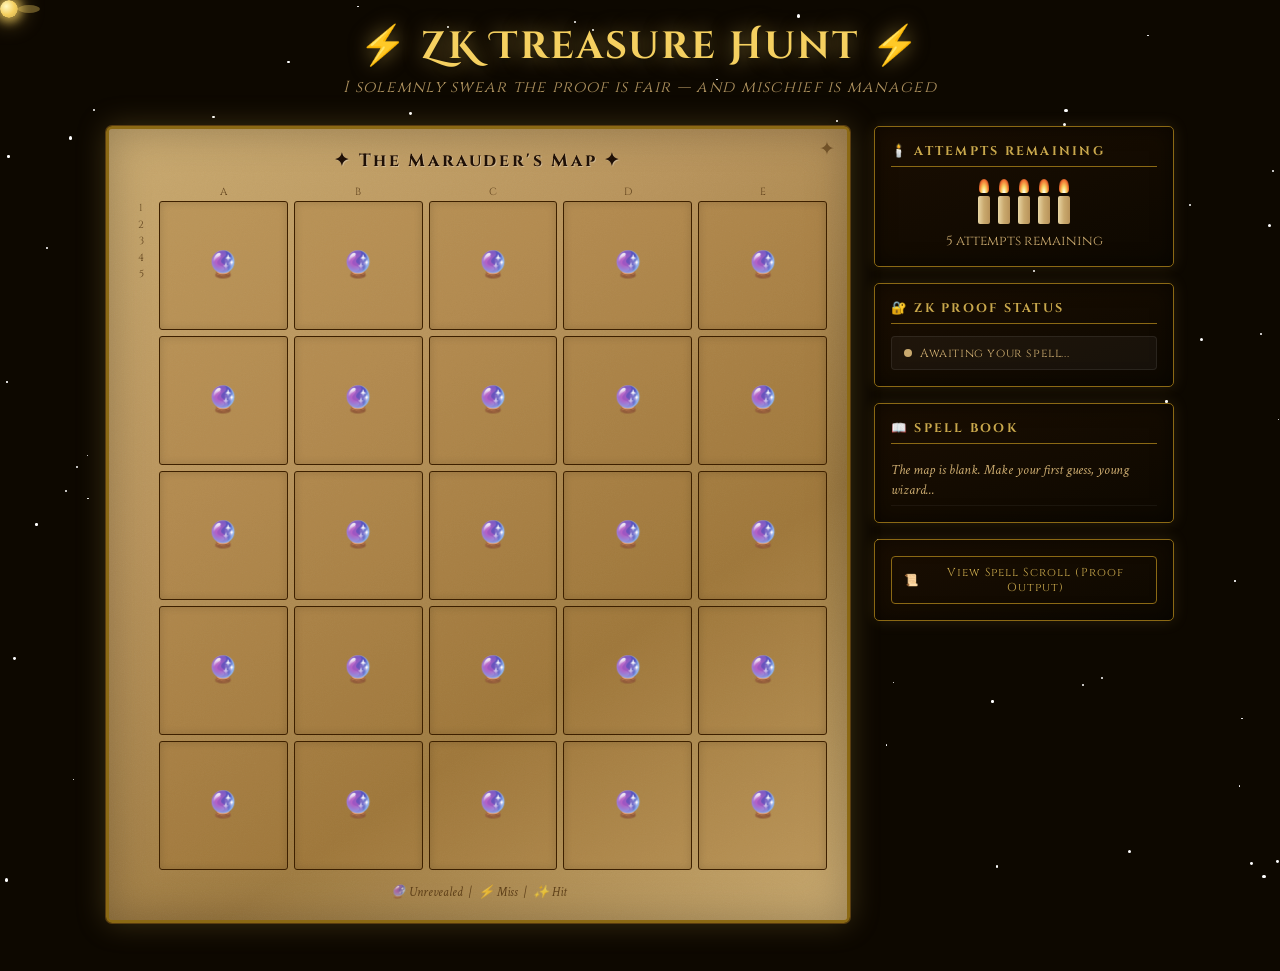
<file: learn/katielin0207-dev/task3/index.html>
<!DOCTYPE html>
<html lang="en">
<head>
<meta charset="UTF-8">
<meta name="viewport" content="width=device-width, initial-scale=1.0">
<title>ZK Treasure Hunt — Marauder's Map</title>
<link href="https://fonts.googleapis.com/css2?family=Cinzel:wght@400;700;900&family=Cinzel+Decorative:wght@400;700&family=Crimson+Text:ital,wght@0,400;0,600;1,400&display=swap" rel="stylesheet">
<style>
/* ============================================================
   RESET & BASE
   ============================================================ */
*, *::before, *::after { box-sizing: border-box; margin: 0; padding: 0; }

:root {
  --parchment:      #e8d5a3;
  --parchment-dark: #c9a96e;
  --parchment-deep: #b8935a;
  --ink:            #1a0a00;
  --ink-faded:      #3d2000;
  --gold:           #c9a84c;
  --gold-bright:    #f5d060;
  --gold-dark:      #8b6914;
  --crimson:        #7a0000;
  --dark-bg:        #0d0800;
  --magic-blue:     #3a5fa0;
  --magic-purple:   #5a2d82;
  --glow-gold:      rgba(201,168,76,0.6);
  --glow-red:       rgba(200,0,0,0.4);
}

body {
  font-family: 'Crimson Text', serif;
  background: var(--dark-bg);
  color: var(--parchment);
  min-height: 100vh;
  overflow-x: hidden;
  position: relative;
}

/* ============================================================
   ANIMATED STARFIELD BACKGROUND
   ============================================================ */
#starfield {
  position: fixed;
  inset: 0;
  pointer-events: none;
  z-index: 0;
}

.star {
  position: absolute;
  background: #fff;
  border-radius: 50%;
  animation: twinkle var(--dur, 3s) ease-in-out infinite var(--delay, 0s);
}

@keyframes twinkle {
  0%, 100% { opacity: 0.1; transform: scale(1); }
  50%       { opacity: 1;   transform: scale(1.4); }
}

/* ============================================================
   GOLDEN SNITCH
   ============================================================ */
#snitch {
  position: fixed;
  width: 18px;
  height: 18px;
  background: radial-gradient(circle at 35% 35%, #fff9c4, #f5d060, #c9a84c);
  border-radius: 50%;
  box-shadow: 0 0 10px 4px rgba(245,208,96,0.7), 0 0 20px 8px rgba(201,168,76,0.3);
  pointer-events: none;
  z-index: 1;
  animation: snitch-fly 18s ease-in-out infinite;
}

#snitch::before, #snitch::after {
  content: '';
  position: absolute;
  top: 50%;
  width: 22px;
  height: 8px;
  background: rgba(245,208,96,0.35);
  border-radius: 50%;
  transform: translateY(-50%);
  animation: wings 0.3s ease-in-out infinite alternate;
}
#snitch::before { right: 100%; transform-origin: right center; }
#snitch::after  { left:  100%; transform-origin: left  center; }

@keyframes wings {
  from { scaleY(1);  opacity: 0.4; }
  to   { scaleY(1.6); opacity: 0.8; }
}

@keyframes snitch-fly {
  0%   { top: 15%; left: 10%; }
  12%  { top: 60%; left: 75%; }
  25%  { top: 25%; left: 85%; }
  37%  { top: 70%; left: 30%; }
  50%  { top: 10%; left: 55%; }
  62%  { top: 80%; left: 5%;  }
  75%  { top: 40%; left: 90%; }
  87%  { top: 5%;  left: 40%; }
  100% { top: 15%; left: 10%; }
}

/* ============================================================
   LAYOUT WRAPPER
   ============================================================ */
#app {
  position: relative;
  z-index: 2;
  max-width: 1100px;
  margin: 0 auto;
  padding: 24px 16px 48px;
}

/* ============================================================
   HEADER
   ============================================================ */
header {
  text-align: center;
  margin-bottom: 28px;
}

header h1 {
  font-family: 'Cinzel Decorative', serif;
  font-size: clamp(1.4rem, 4vw, 2.4rem);
  color: var(--gold-bright);
  text-shadow: 0 0 20px var(--glow-gold), 0 2px 4px rgba(0,0,0,0.8);
  letter-spacing: 0.05em;
  line-height: 1.2;
}

header .subtitle {
  font-family: 'Cinzel', serif;
  font-style: italic;
  color: var(--parchment-dark);
  font-size: 1rem;
  margin-top: 6px;
  opacity: 0.85;
  letter-spacing: 0.08em;
}

/* ============================================================
   GAME LAYOUT (board + sidebar)
   ============================================================ */
.game-layout {
  display: grid;
  grid-template-columns: 1fr 300px;
  gap: 24px;
  align-items: start;
}

@media (max-width: 760px) {
  .game-layout { grid-template-columns: 1fr; }
}

/* ============================================================
   BOARD SECTION
   ============================================================ */
.board-section {
  background: linear-gradient(145deg, #c9a96e, #b8935a, #9e7a3f, #c9a96e);
  border: 3px solid var(--gold-dark);
  border-radius: 6px;
  padding: 20px;
  box-shadow:
    0 0 0 1px #5a3d10,
    0 0 30px rgba(201,168,76,0.25),
    inset 0 0 40px rgba(0,0,0,0.25);
  position: relative;
  overflow: hidden;
}

/* aged parchment noise overlay */
.board-section::before {
  content: '';
  position: absolute;
  inset: 0;
  background-image:
    url("data:image/svg+xml,%3Csvg xmlns='http://www.w3.org/2000/svg' width='300' height='300'%3E%3Cfilter id='n'%3E%3CfeTurbulence type='fractalNoise' baseFrequency='0.9' numOctaves='4' stitchTiles='stitch'/%3E%3CfeColorMatrix type='saturate' values='0'/%3E%3C/filter%3E%3Crect width='300' height='300' filter='url(%23n)' opacity='0.06'/%3E%3C/svg%3E");
  pointer-events: none;
  border-radius: 4px;
}

.board-section h2 {
  font-family: 'Cinzel', serif;
  font-size: 1.1rem;
  color: var(--ink);
  text-align: center;
  margin-bottom: 14px;
  letter-spacing: 0.15em;
  text-shadow: 1px 1px 0 rgba(255,255,255,0.3);
}

/* corner flourishes */
.board-section::after {
  content: '✦';
  position: absolute;
  top: 8px; right: 12px;
  color: var(--ink-faded);
  font-size: 1.2rem;
  opacity: 0.5;
}

/* ============================================================
   5×5 GRID
   ============================================================ */
.grid {
  display: grid;
  grid-template-columns: repeat(5, 1fr);
  gap: 6px;
  position: relative;
  z-index: 1;
}

.cell {
  aspect-ratio: 1;
  display: flex;
  align-items: center;
  justify-content: center;
  font-size: 1.6rem;
  cursor: pointer;
  border: 1.5px solid var(--ink-faded);
  border-radius: 3px;
  background: rgba(160, 110, 40, 0.25);
  position: relative;
  transition: background 0.2s, box-shadow 0.2s, transform 0.15s;
  user-select: none;
  /* map-grid hand-drawn effect */
  box-shadow: inset 0 0 8px rgba(0,0,0,0.15);
}

.cell:hover:not(.guessed) {
  background: rgba(201,168,76,0.35);
  box-shadow: 0 0 12px rgba(201,168,76,0.5), inset 0 0 8px rgba(0,0,0,0.1);
  transform: scale(1.05);
}

.cell.guessed {
  cursor: default;
}

.cell.miss {
  background: rgba(80, 50, 10, 0.4);
  animation: miss-flash 0.4s ease;
}

.cell.hit {
  background: radial-gradient(circle, rgba(245,208,96,0.7), rgba(201,168,76,0.3));
  box-shadow: 0 0 20px 6px rgba(245,208,96,0.6), inset 0 0 10px rgba(245,208,96,0.3);
  animation: hit-glow 0.6s ease;
}

.cell.revealed {
  background: rgba(200,0,0,0.25);
  border-color: var(--crimson);
}

/* Wand-wave ripple on click */
.cell.casting::after {
  content: '';
  position: absolute;
  inset: 0;
  border-radius: 3px;
  background: radial-gradient(circle, rgba(245,208,96,0.8) 0%, transparent 70%);
  animation: wand-wave 0.55s ease forwards;
  pointer-events: none;
}

@keyframes wand-wave {
  0%   { transform: scale(0.3); opacity: 1; }
  100% { transform: scale(2.5); opacity: 0; }
}

@keyframes miss-flash {
  0%   { filter: brightness(2); }
  100% { filter: brightness(1); }
}

@keyframes hit-glow {
  0%   { box-shadow: 0 0 40px 20px rgba(245,208,96,0.9); filter: brightness(2); }
  100% { box-shadow: 0 0 20px 6px  rgba(245,208,96,0.6); filter: brightness(1); }
}

/* ============================================================
   COORDINATE LABELS
   ============================================================ */
.grid-wrapper {
  position: relative;
}

.grid-label-row {
  display: grid;
  grid-template-columns: 24px repeat(5, 1fr);
  gap: 6px;
  margin-bottom: 4px;
  padding-left: 0;
}

.grid-label-col {
  display: grid;
  grid-template-columns: 24px 1fr;
  gap: 6px;
  align-items: start;
}

.grid-labels-y {
  display: grid;
  grid-template-rows: repeat(5, 1fr);
  gap: 6px;
  align-items: center;
  padding-top: 2px;
}

.coord-label {
  font-family: 'Cinzel', serif;
  font-size: 0.65rem;
  color: var(--ink-faded);
  text-align: center;
  line-height: 1;
  opacity: 0.7;
}

/* ============================================================
   SIDEBAR
   ============================================================ */
.sidebar {
  display: flex;
  flex-direction: column;
  gap: 16px;
}

.sidebar-panel {
  background: linear-gradient(160deg, #1a0e02, #0d0800);
  border: 1px solid var(--gold-dark);
  border-radius: 5px;
  padding: 16px;
  box-shadow: 0 0 15px rgba(201,168,76,0.15), inset 0 0 20px rgba(0,0,0,0.5);
}

.sidebar-panel h3 {
  font-family: 'Cinzel', serif;
  font-size: 0.78rem;
  letter-spacing: 0.18em;
  text-transform: uppercase;
  color: var(--gold);
  margin-bottom: 12px;
  border-bottom: 1px solid var(--gold-dark);
  padding-bottom: 6px;
}

/* ---- Attempts (candles) ---- */
.candles {
  display: flex;
  gap: 8px;
  justify-content: center;
}

.candle {
  display: flex;
  flex-direction: column;
  align-items: center;
  gap: 3px;
}

.candle-flame {
  width: 10px;
  height: 14px;
  background: radial-gradient(ellipse at 50% 100%, #fff 0%, #f5d060 35%, #f07030 65%, transparent 100%);
  border-radius: 50% 50% 30% 30%;
  animation: flicker 1.5s ease-in-out infinite;
  position: relative;
}

.candle-flame.out {
  background: transparent;
  animation: none;
}

.candle-flame.out::after {
  content: '✗';
  position: absolute;
  top: -2px;
  left: 50%;
  transform: translateX(-50%);
  font-size: 0.9rem;
  color: var(--crimson);
  animation: none;
}

.candle-body {
  width: 12px;
  height: 28px;
  background: linear-gradient(to right, #e8d5a3, #c9a96e, #b8935a);
  border-radius: 2px;
}

.candle-body.out {
  background: linear-gradient(to right, #555, #333, #222);
}

@keyframes flicker {
  0%, 100% { transform: scaleX(1)   scaleY(1)   rotate(-2deg); opacity: 1; }
  25%       { transform: scaleX(0.9) scaleY(1.1) rotate(1deg);  opacity: 0.9; }
  50%       { transform: scaleX(1.1) scaleY(0.95) rotate(-1deg); opacity: 1; }
  75%       { transform: scaleX(0.95) scaleY(1.05) rotate(2deg); opacity: 0.85; }
}

#attempts-left {
  font-family: 'Cinzel', serif;
  font-size: 0.85rem;
  text-align: center;
  margin-top: 8px;
  color: var(--parchment-dark);
}

/* ---- ZK Proof Status ---- */
.proof-badge {
  display: flex;
  align-items: center;
  gap: 8px;
  padding: 8px 12px;
  border-radius: 4px;
  font-family: 'Cinzel', serif;
  font-size: 0.75rem;
  letter-spacing: 0.05em;
  background: rgba(255,255,255,0.04);
  border: 1px solid rgba(255,255,255,0.08);
  transition: all 0.4s;
}

.proof-badge.pending  { color: var(--parchment-dark); }
.proof-badge.verified {
  color: #7fff7f;
  border-color: rgba(0,255,0,0.3);
  background: rgba(0,80,0,0.2);
  box-shadow: 0 0 10px rgba(0,255,0,0.15);
}
.proof-badge.error    {
  color: #ff7f7f;
  border-color: rgba(255,0,0,0.3);
  background: rgba(80,0,0,0.2);
}

.proof-dot {
  width: 8px; height: 8px;
  border-radius: 50%;
  background: currentColor;
  flex-shrink: 0;
}
.proof-badge.pending .proof-dot  { animation: pulse-dot 2s infinite; }
.proof-badge.verified .proof-dot { background: #7fff7f; }

@keyframes pulse-dot {
  0%, 100% { opacity: 0.3; }
  50%       { opacity: 1; }
}

/* ---- Game Log ---- */
.log-entries {
  max-height: 180px;
  overflow-y: auto;
  scrollbar-width: thin;
  scrollbar-color: var(--gold-dark) transparent;
}

.log-entries::-webkit-scrollbar       { width: 4px; }
.log-entries::-webkit-scrollbar-thumb { background: var(--gold-dark); border-radius: 2px; }

.log-entry {
  font-family: 'Crimson Text', serif;
  font-style: italic;
  font-size: 0.88rem;
  color: var(--parchment-dark);
  padding: 5px 0;
  border-bottom: 1px solid rgba(255,255,255,0.05);
  line-height: 1.4;
  animation: fade-in 0.3s ease;
}

.log-entry .entry-num {
  font-family: 'Cinzel', serif;
  font-style: normal;
  font-size: 0.7rem;
  color: var(--gold);
  margin-right: 4px;
}

.log-entry.hit-entry  { color: #f5d060; }
.log-entry.miss-entry { color: var(--parchment-dark); }

@keyframes fade-in {
  from { opacity: 0; transform: translateX(-6px); }
  to   { opacity: 1; transform: translateX(0); }
}

/* ---- Spell Scroll (collapsible proof) ---- */
.spell-scroll-btn {
  width: 100%;
  background: none;
  border: 1px solid var(--gold-dark);
  color: var(--gold);
  font-family: 'Cinzel', serif;
  font-size: 0.72rem;
  letter-spacing: 0.1em;
  padding: 8px 12px;
  border-radius: 4px;
  cursor: pointer;
  transition: background 0.2s, box-shadow 0.2s;
  display: flex;
  align-items: center;
  gap: 8px;
}
.spell-scroll-btn:hover {
  background: rgba(201,168,76,0.1);
  box-shadow: 0 0 10px rgba(201,168,76,0.2);
}

.scroll-content {
  display: none;
  margin-top: 10px;
  background: rgba(0,0,0,0.4);
  border: 1px solid rgba(201,168,76,0.2);
  border-radius: 4px;
  padding: 10px;
  max-height: 280px;
  overflow-y: auto;
}
.scroll-content.open { display: block; animation: fade-in 0.2s ease; }

.scroll-content pre {
  font-family: 'Courier New', monospace;
  font-size: 0.68rem;
  color: #a0ff90;
  white-space: pre-wrap;
  word-break: break-all;
  line-height: 1.5;
}

.scroll-tooltip {
  font-size: 0.7rem;
  color: var(--parchment-dark);
  font-style: italic;
  margin-top: 8px;
  padding: 6px 8px;
  border-left: 2px solid var(--gold-dark);
  background: rgba(255,255,255,0.03);
}

/* ============================================================
   PROOF LOADING OVERLAY ON CELL
   ============================================================ */
.casting-spinner {
  position: fixed;
  inset: 0;
  z-index: 50;
  display: none;
  align-items: center;
  justify-content: center;
  background: rgba(0,0,0,0.5);
  backdrop-filter: blur(3px);
}
.casting-spinner.show { display: flex; }

.casting-box {
  background: linear-gradient(135deg, #1a0e02, #0d0800);
  border: 2px solid var(--gold);
  border-radius: 8px;
  padding: 32px 40px;
  text-align: center;
  box-shadow: 0 0 40px rgba(201,168,76,0.4);
}

.casting-box .wand-icon {
  font-size: 2.5rem;
  display: block;
  animation: wand-swing 0.8s ease-in-out infinite alternate;
  transform-origin: bottom center;
}

@keyframes wand-swing {
  from { transform: rotate(-30deg); }
  to   { transform: rotate(30deg);  }
}

.casting-box p {
  font-family: 'Cinzel', serif;
  font-size: 0.85rem;
  color: var(--gold);
  margin-top: 12px;
  letter-spacing: 0.1em;
}

.casting-box .proof-progress {
  font-size: 0.7rem;
  color: var(--parchment-dark);
  margin-top: 6px;
  min-height: 1.2em;
}

/* ============================================================
   WIN OVERLAY
   ============================================================ */
#win-overlay {
  position: fixed;
  inset: 0;
  z-index: 100;
  display: none;
  align-items: center;
  justify-content: center;
  background: rgba(0,0,0,0.75);
}
#win-overlay.show { display: flex; }

.win-box {
  background: linear-gradient(145deg, #c9a96e, #8b6914, #c9a96e);
  border: 4px solid var(--gold-bright);
  border-radius: 10px;
  padding: 40px 50px;
  text-align: center;
  box-shadow:
    0 0 60px rgba(245,208,96,0.7),
    0 0 120px rgba(245,208,96,0.3);
  max-width: 480px;
  animation: win-appear 0.5s cubic-bezier(0.175,0.885,0.32,1.275);
}

@keyframes win-appear {
  from { transform: scale(0.5) rotate(-5deg); opacity: 0; }
  to   { transform: scale(1)   rotate(0deg);  opacity: 1; }
}

.win-box h2 {
  font-family: 'Cinzel Decorative', serif;
  font-size: 1.6rem;
  color: var(--ink);
  text-shadow: 0 2px 4px rgba(255,255,255,0.3);
  margin-bottom: 10px;
}

.win-box .win-detail {
  font-family: 'Crimson Text', serif;
  font-size: 1.05rem;
  color: var(--ink-faded);
  margin-bottom: 20px;
}

.win-emoji { font-size: 3rem; display: block; margin-bottom: 12px; animation: bounce 1s infinite; }

@keyframes bounce {
  0%, 100% { transform: translateY(0); }
  50%       { transform: translateY(-10px); }
}

/* confetti */
.confetti-piece {
  position: fixed;
  width: 10px; height: 14px;
  animation: confetti-fall var(--dur, 3s) ease-in var(--delay, 0s) forwards;
  z-index: 101;
  border-radius: 2px;
}

@keyframes confetti-fall {
  0%   { transform: translateY(-20px) rotate(0deg)    translateX(0);     opacity: 1; }
  100% { transform: translateY(110vh) rotate(720deg)  translateX(var(--drift, 40px)); opacity: 0; }
}

/* ============================================================
   LOSE OVERLAY
   ============================================================ */
#lose-overlay {
  position: fixed;
  inset: 0;
  z-index: 100;
  display: none;
  align-items: center;
  justify-content: center;
  background: rgba(0,0,0,0.88);
}
#lose-overlay.show { display: flex; animation: dark-fade 0.8s ease; }

@keyframes dark-fade {
  from { background: rgba(0,0,0,0); }
  to   { background: rgba(0,0,0,0.88); }
}

.lose-box {
  text-align: center;
  padding: 40px;
  max-width: 440px;
  animation: lose-appear 0.6s ease;
}

@keyframes lose-appear {
  from { transform: scale(1.3); opacity: 0; filter: blur(10px); }
  to   { transform: scale(1);   opacity: 1; filter: blur(0); }
}

.dark-mark {
  font-size: 5rem;
  display: block;
  filter: drop-shadow(0 0 20px rgba(200,0,0,0.8));
  animation: dark-pulse 2s ease-in-out infinite;
}

@keyframes dark-pulse {
  0%, 100% { filter: drop-shadow(0 0 20px rgba(200,0,0,0.8)); }
  50%       { filter: drop-shadow(0 0 40px rgba(200,0,0,1));   }
}

.lose-box h2 {
  font-family: 'Cinzel Decorative', serif;
  font-size: 1.5rem;
  color: var(--crimson);
  text-shadow: 0 0 20px rgba(200,0,0,0.6);
  margin: 16px 0 10px;
}

.lose-box .lose-detail {
  font-family: 'Crimson Text', serif;
  font-size: 1rem;
  color: #aaa;
  margin-bottom: 8px;
}

.lose-box .treasure-reveal {
  font-family: 'Cinzel', serif;
  font-size: 0.9rem;
  color: #f5d060;
  margin: 12px 0 20px;
}

/* ============================================================
   RESTART BUTTON
   ============================================================ */
.restart-btn {
  background: none;
  border: 2px solid var(--gold);
  color: var(--gold);
  font-family: 'Cinzel', serif;
  font-size: 0.85rem;
  letter-spacing: 0.1em;
  padding: 10px 24px;
  border-radius: 5px;
  cursor: pointer;
  transition: all 0.2s;
}
.restart-btn:hover {
  background: var(--gold);
  color: var(--ink);
  box-shadow: 0 0 20px rgba(201,168,76,0.5);
}

/* ============================================================
   MISC UTILITIES
   ============================================================ */
.text-center { text-align: center; }
</style>
</head>
<body>

<!-- ── STARFIELD ── -->
<div id="starfield"></div>

<!-- ── GOLDEN SNITCH ── -->
<div id="snitch"></div>

<!-- ── CASTING SPINNER ── -->
<div class="casting-spinner" id="casting-spinner">
  <div class="casting-box">
    <span class="wand-icon">🪄</span>
    <p>Generating ZK Proof...</p>
    <div class="proof-progress" id="proof-progress-text">Casting Revelio...</div>
  </div>
</div>

<!-- ── WIN OVERLAY ── -->
<div id="win-overlay">
  <div class="win-box">
    <span class="win-emoji">🏆</span>
    <h2>The treasure has been found!</h2>
    <p class="win-detail" id="win-detail">You guessed correctly — the ZK proof confirmed your victory without ever revealing the treasure's hiding place until now.</p>
    <p style="font-family:'Cinzel',serif; font-size:0.85rem; color:var(--ink-faded); margin-bottom:20px;" id="win-location"></p>
    <button class="restart-btn" onclick="restartGame()">🔮 Play Again</button>
  </div>
</div>

<!-- ── LOSE OVERLAY ── -->
<div id="lose-overlay">
  <div class="lose-box">
    <span class="dark-mark">☠️</span>
    <h2>The Dark Mark appears...</h2>
    <p class="lose-detail">Your attempts have been exhausted.</p>
    <p class="treasure-reveal" id="lose-location"></p>
    <button class="restart-btn" onclick="restartGame()">🕯️ Try Again</button>
  </div>
</div>

<!-- ── MAIN APP ── -->
<div id="app">
  <header>
    <h1>⚡ ZK Treasure Hunt ⚡</h1>
    <p class="subtitle">I solemnly swear the proof is fair — and mischief is managed</p>
  </header>

  <div class="game-layout">

    <!-- ── BOARD ── -->
    <div class="board-section">
      <h2>✦ The Marauder's Map ✦</h2>

      <div class="grid-wrapper">
        <!-- column labels -->
        <div class="grid-label-row">
          <div></div>
          <div class="coord-label">A</div>
          <div class="coord-label">B</div>
          <div class="coord-label">C</div>
          <div class="coord-label">D</div>
          <div class="coord-label">E</div>
        </div>

        <div class="grid-label-col">
          <!-- row labels -->
          <div class="grid-labels-y">
            <div class="coord-label">1</div>
            <div class="coord-label">2</div>
            <div class="coord-label">3</div>
            <div class="coord-label">4</div>
            <div class="coord-label">5</div>
          </div>

          <!-- 5×5 grid -->
          <div class="grid" id="game-grid"></div>
        </div>
      </div>

      <p style="text-align:center; font-style:italic; font-size:0.8rem; color:var(--ink-faded); margin-top:14px; opacity:0.7;">
        🔮 Unrevealed &nbsp;|&nbsp; ⚡ Miss &nbsp;|&nbsp; ✨ Hit
      </p>
    </div>

    <!-- ── SIDEBAR ── -->
    <div class="sidebar">

      <!-- Attempts -->
      <div class="sidebar-panel">
        <h3>🕯️ Attempts Remaining</h3>
        <div class="candles" id="candles-row"></div>
        <p id="attempts-left">5 attempts remaining</p>
      </div>

      <!-- ZK Proof Status -->
      <div class="sidebar-panel">
        <h3>🔐 ZK Proof Status</h3>
        <div class="proof-badge pending" id="proof-badge">
          <div class="proof-dot"></div>
          <span id="proof-badge-text">Awaiting your spell...</span>
        </div>
      </div>

      <!-- Game Log -->
      <div class="sidebar-panel">
        <h3>📖 Spell Book</h3>
        <div class="log-entries" id="log-entries">
          <div class="log-entry">
            <em>The map is blank. Make your first guess, young wizard...</em>
          </div>
        </div>
      </div>

      <!-- Collapsible Proof Output -->
      <div class="sidebar-panel">
        <button class="spell-scroll-btn" onclick="toggleScroll()">
          📜 <span>View Spell Scroll (Proof Output)</span>
        </button>
        <div class="scroll-content" id="scroll-content">
          <pre id="proof-json">// No proof generated yet.\n// Make a guess to cast your first spell.</pre>
          <div class="scroll-tooltip">
            💡 This proof confirms your guess was checked fairly, without revealing the treasure's location.
          </div>
        </div>
      </div>

    </div>
  </div>
</div>

<script>
// ============================================================
//  GAME STATE
// ============================================================
const MAX_ATTEMPTS = 5;
let treasureX, treasureY;
let attemptsUsed = 0;
let gameOver = false;
let guessCount = 0;

// ============================================================
//  INIT
// ============================================================
function initGame() {
  treasureX = Math.floor(Math.random() * 5);
  treasureY = Math.floor(Math.random() * 5);
  attemptsUsed = 0;
  gameOver = false;
  guessCount = 0;

  buildGrid();
  buildCandles();
  resetProofBadge();
  document.getElementById('log-entries').innerHTML =
    '<div class="log-entry"><em>The map is blank. Make your first guess, young wizard...</em></div>';
  document.getElementById('proof-json').textContent =
    '// No proof generated yet.\n// Make a guess to cast your first spell.';
  document.getElementById('scroll-content').classList.remove('open');
  updateAttemptsLabel();
}

// ============================================================
//  BUILD GRID
// ============================================================
function buildGrid() {
  const grid = document.getElementById('game-grid');
  grid.innerHTML = '';
  for (let row = 0; row < 5; row++) {
    for (let col = 0; col < 5; col++) {
      const cell = document.createElement('div');
      cell.className = 'cell';
      cell.dataset.row = row;
      cell.dataset.col = col;
      cell.textContent = '🔮';
      cell.addEventListener('click', () => onCellClick(row, col, cell));
      grid.appendChild(cell);
    }
  }
}

// ============================================================
//  BUILD CANDLES
// ============================================================
function buildCandles() {
  const row = document.getElementById('candles-row');
  row.innerHTML = '';
  for (let i = 0; i < MAX_ATTEMPTS; i++) {
    row.innerHTML += `
      <div class="candle" id="candle-${i}">
        <div class="candle-flame" id="flame-${i}"></div>
        <div class="candle-body" id="body-${i}"></div>
      </div>`;
  }
}

function extinguishCandle(index) {
  const flame = document.getElementById(`flame-${index}`);
  const body  = document.getElementById(`body-${index}`);
  if (flame) flame.classList.add('out');
  if (body)  body.classList.add('out');
}

// ============================================================
//  CELL CLICK → ZK PROOF FLOW
// ============================================================
function onCellClick(row, col, cell) {
  if (gameOver || cell.classList.contains('guessed')) return;

  cell.classList.add('casting');
  setTimeout(() => cell.classList.remove('casting'), 600);

  // Show casting spinner
  showSpinner();

  // Simulate async ZK proof generation
  const steps = [
    'Casting Revelio...',
    'Building arithmetic circuit...',
    'Generating witness...',
    'Creating Groth16 proof...',
    'Verifying on Aleo testnet...',
    'Proof verified ✓',
  ];
  let stepIdx = 0;
  const progressEl = document.getElementById('proof-progress-text');
  progressEl.textContent = steps[0];

  const stepTimer = setInterval(() => {
    stepIdx++;
    if (stepIdx < steps.length) {
      progressEl.textContent = steps[stepIdx];
    } else {
      clearInterval(stepTimer);
    }
  }, 160);

  setTimeout(() => {
    clearInterval(stepTimer);
    hideSpinner();
    processGuess(row, col, cell);
  }, 1100);
}

// ============================================================
//  PROCESS GUESS
// ============================================================
function processGuess(row, col, cell) {
  guessCount++;
  attemptsUsed++;
  const isHit = (row === treasureY && col === treasureX);

  // Mark cell
  cell.classList.add('guessed', isHit ? 'hit' : 'miss');
  cell.textContent = isHit ? '✨' : '⚡';

  // Extinguish candle
  extinguishCandle(MAX_ATTEMPTS - attemptsUsed);
  updateAttemptsLabel();

  // Update proof badge
  updateProofBadge(true);

  // Generate mock proof JSON
  const proof = generateMockProof(row, col, isHit);
  document.getElementById('proof-json').textContent = JSON.stringify(proof, null, 2);
  document.getElementById('scroll-content').classList.add('open');

  // Log entry
  addLogEntry(guessCount, row, col, isHit);

  // Check game over
  if (isHit) {
    setTimeout(() => showWin(row, col), 600);
  } else if (attemptsUsed >= MAX_ATTEMPTS) {
    setTimeout(() => showLose(), 700);
  }
}

// ============================================================
//  MOCK ZK PROOF GENERATOR
// ============================================================
function generateMockProof(guessRow, guessCol, isHit) {
  const colLetter = ['A','B','C','D','E'][guessCol];
  const rowNum    = guessRow + 1;
  const proofId   = Array.from({length: 32}, () =>
    Math.floor(Math.random()*16).toString(16)).join('');
  const commitment = Array.from({length: 64}, () =>
    Math.floor(Math.random()*16).toString(16)).join('');

  return {
    proof_id: proofId,
    program: "treasure_hunt.aleo",
    function: "verify_guess",
    timestamp: new Date().toISOString(),
    inputs: {
      treasure_commitment: `${commitment}field  // ← encrypted, location hidden`,
      guess_x: `${guessCol}u8`,
      guess_y: `${guessRow}u8`,
      player: "aleo1...your_address_here"
    },
    outputs: {
      is_hit: `${isHit}`
    },
    proof_verified: true,
    note: isHit
      ? "HIT — treasure found! Location revealed only now the game is won."
      : "MISS — the treasure location remains hidden by the ZK proof.",
    zk_guarantee: "The treasure coordinates (x, y) were NEVER exposed during verification. Only the hit/miss boolean is public.",
    attempts_used: attemptsUsed,
    attempts_remaining: MAX_ATTEMPTS - attemptsUsed
  };
}

// ============================================================
//  UI HELPERS
// ============================================================
function showSpinner() {
  document.getElementById('casting-spinner').classList.add('show');
}
function hideSpinner() {
  document.getElementById('casting-spinner').classList.remove('show');
}

function updateAttemptsLabel() {
  const left = MAX_ATTEMPTS - attemptsUsed;
  document.getElementById('attempts-left').textContent =
    left === 0 ? 'No attempts remaining!' :
    left === 1 ? '1 attempt remaining' :
    `${left} attempts remaining`;
}

function resetProofBadge() {
  const badge = document.getElementById('proof-badge');
  badge.className = 'proof-badge pending';
  document.getElementById('proof-badge-text').textContent = 'Awaiting your spell...';
}

function updateProofBadge(verified) {
  const badge = document.getElementById('proof-badge');
  badge.className = 'proof-badge ' + (verified ? 'verified' : 'error');
  document.getElementById('proof-badge-text').textContent =
    verified ? 'Proof verified ✓' : 'Proof failed ✗';
}

function addLogEntry(num, row, col, isHit) {
  const colLetter = ['A','B','C','D','E'][col];
  const rowNum = row + 1;
  const log = document.getElementById('log-entries');
  const entry = document.createElement('div');
  entry.className = 'log-entry ' + (isHit ? 'hit-entry' : 'miss-entry');
  entry.innerHTML = `<span class="entry-num">Spell ${num}.</span> `
    + (isHit
      ? `✨ <strong>HIT!</strong> ${colLetter}${rowNum} — The treasure stirs!`
      : `⚡ Miss at ${colLetter}${rowNum} — The map reveals nothing.`);
  log.insertBefore(entry, log.firstChild);
}

function toggleScroll() {
  document.getElementById('scroll-content').classList.toggle('open');
}

// ============================================================
//  WIN / LOSE
// ============================================================
function showWin(row, col) {
  gameOver = true;
  const colLetter = ['A','B','C','D','E'][col];
  document.getElementById('win-location').textContent =
    `📍 Treasure was hidden at ${colLetter}${row+1}`;
  document.getElementById('win-overlay').classList.add('show');
  launchConfetti();
}

function showLose() {
  gameOver = true;
  // Reveal treasure location on grid
  const cells = document.querySelectorAll('.cell');
  cells.forEach(c => {
    if (+c.dataset.row === treasureY && +c.dataset.col === treasureX) {
      c.textContent = '💎';
      c.classList.add('revealed');
    }
  });
  const colLetter = ['A','B','C','D','E'][treasureX];
  document.getElementById('lose-location').textContent =
    `💎 The treasure was hidden at ${colLetter}${treasureY+1}`;
  document.getElementById('lose-overlay').classList.add('show');
}

function restartGame() {
  document.getElementById('win-overlay').classList.remove('show');
  document.getElementById('lose-overlay').classList.remove('show');
  // Remove old confetti
  document.querySelectorAll('.confetti-piece').forEach(el => el.remove());
  initGame();
}

// ============================================================
//  CONFETTI
// ============================================================
function launchConfetti() {
  const colors = ['#f5d060','#c9a84c','#ff6b6b','#7fff7f','#6baeff','#ff9fff','#fff'];
  for (let i = 0; i < 80; i++) {
    const el = document.createElement('div');
    el.className = 'confetti-piece';
    el.style.cssText = [
      `left:${Math.random()*100}vw`,
      `background:${colors[Math.floor(Math.random()*colors.length)]}`,
      `--dur:${2 + Math.random()*2}s`,
      `--delay:${Math.random()*1.5}s`,
      `--drift:${(Math.random()-0.5)*120}px`,
      `width:${6+Math.random()*8}px`,
      `height:${8+Math.random()*10}px`,
      `transform:rotate(${Math.random()*360}deg)`,
    ].join(';');
    document.body.appendChild(el);
  }
}

// ============================================================
//  STARFIELD GENERATOR
// ============================================================
function buildStarfield() {
  const container = document.getElementById('starfield');
  for (let i = 0; i < 120; i++) {
    const s = document.createElement('div');
    const size = 1 + Math.random() * 2.5;
    s.className = 'star';
    s.style.cssText = [
      `width:${size}px`, `height:${size}px`,
      `top:${Math.random()*100}%`,
      `left:${Math.random()*100}%`,
      `--dur:${2+Math.random()*4}s`,
      `--delay:${-Math.random()*4}s`,
    ].join(';');
    container.appendChild(s);
  }
}

// ============================================================
//  BOOT
// ============================================================
buildStarfield();
initGame();
</script>
</body>
</html>
</file>
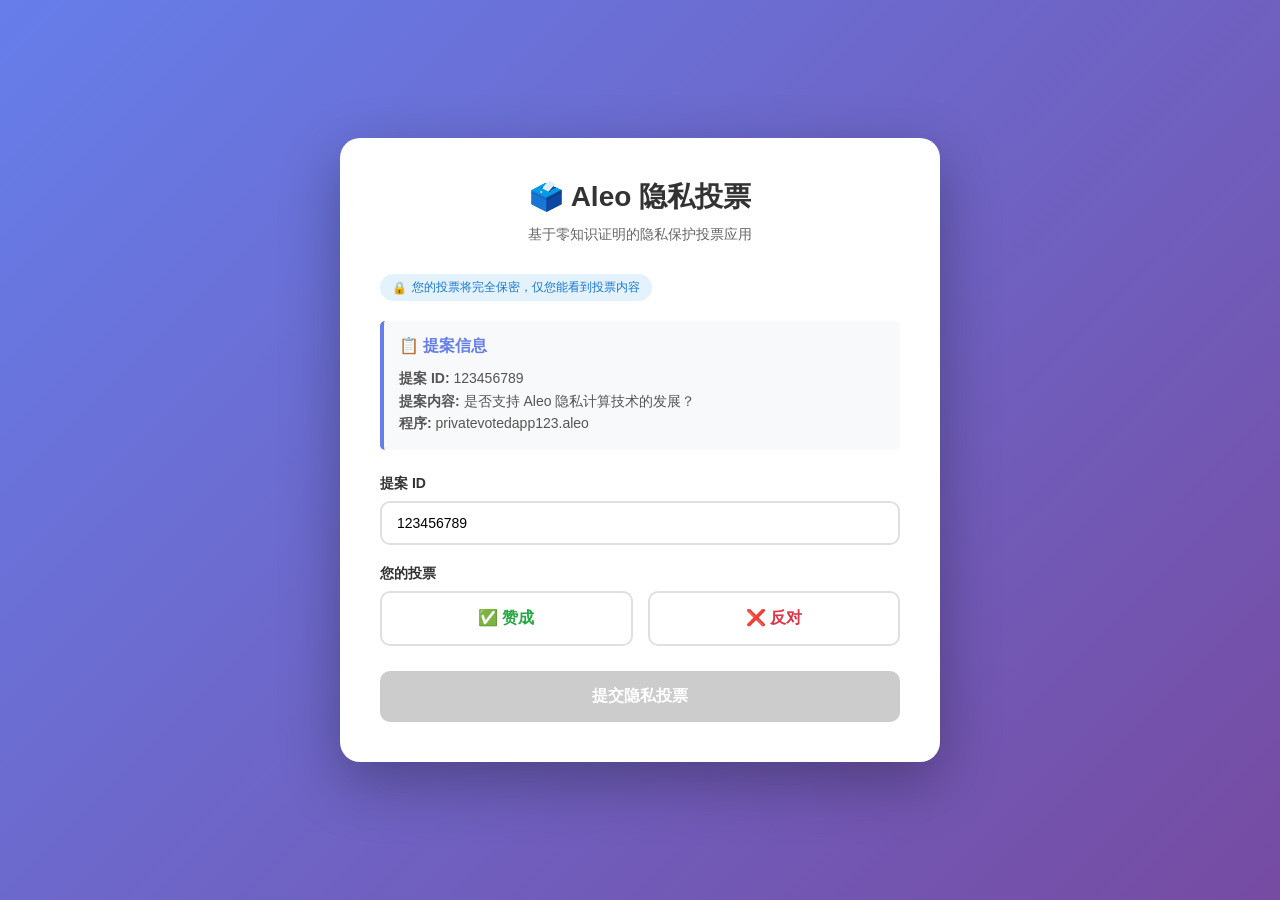
<file: learn/01luyicheng/task3/vote-frontend/index.html>
<!DOCTYPE html>
<html lang="zh-CN">
<head>
    <meta charset="UTF-8">
    <meta name="viewport" content="width=device-width, initial-scale=1.0">
    <title>Aleo 隐私投票应用</title>
    <style>
        * {
            margin: 0;
            padding: 0;
            box-sizing: border-box;
        }

        body {
            font-family: -apple-system, BlinkMacSystemFont, 'Segoe UI', Roboto, sans-serif;
            background: linear-gradient(135deg, #667eea 0%, #764ba2 100%);
            min-height: 100vh;
            display: flex;
            justify-content: center;
            align-items: center;
            padding: 20px;
        }

        .container {
            background: white;
            border-radius: 20px;
            padding: 40px;
            max-width: 600px;
            width: 100%;
            box-shadow: 0 20px 60px rgba(0,0,0,0.3);
        }

        h1 {
            color: #333;
            text-align: center;
            margin-bottom: 10px;
            font-size: 28px;
        }

        .subtitle {
            text-align: center;
            color: #666;
            margin-bottom: 30px;
            font-size: 14px;
        }

        .info-box {
            background: #f8f9fa;
            border-left: 4px solid #667eea;
            padding: 15px;
            margin-bottom: 25px;
            border-radius: 5px;
        }

        .info-box h3 {
            color: #667eea;
            margin-bottom: 10px;
            font-size: 16px;
        }

        .info-box p {
            color: #555;
            font-size: 14px;
            line-height: 1.6;
        }

        .form-group {
            margin-bottom: 20px;
        }

        label {
            display: block;
            margin-bottom: 8px;
            color: #333;
            font-weight: 600;
            font-size: 14px;
        }

        input[type="text"],
        input[type="number"] {
            width: 100%;
            padding: 12px 15px;
            border: 2px solid #e0e0e0;
            border-radius: 10px;
            font-size: 14px;
            transition: border-color 0.3s;
        }

        input[type="text"]:focus,
        input[type="number"]:focus {
            outline: none;
            border-color: #667eea;
        }

        .vote-options {
            display: flex;
            gap: 15px;
            margin-bottom: 25px;
        }

        .vote-btn {
            flex: 1;
            padding: 15px;
            border: 2px solid #e0e0e0;
            border-radius: 10px;
            background: white;
            cursor: pointer;
            transition: all 0.3s;
            font-size: 16px;
            font-weight: 600;
        }

        .vote-btn.agree {
            color: #28a745;
        }

        .vote-btn.agree:hover,
        .vote-btn.agree.active {
            background: #28a745;
            color: white;
            border-color: #28a745;
        }

        .vote-btn.disagree {
            color: #dc3545;
        }

        .vote-btn.disagree:hover,
        .vote-btn.disagree.active {
            background: #dc3545;
            color: white;
            border-color: #dc3545;
        }

        .submit-btn {
            width: 100%;
            padding: 15px;
            background: linear-gradient(135deg, #667eea 0%, #764ba2 100%);
            color: white;
            border: none;
            border-radius: 10px;
            font-size: 16px;
            font-weight: 600;
            cursor: pointer;
            transition: transform 0.2s, box-shadow 0.2s;
        }

        .submit-btn:hover {
            transform: translateY(-2px);
            box-shadow: 0 10px 30px rgba(102, 126, 234, 0.4);
        }

        .submit-btn:disabled {
            background: #ccc;
            cursor: not-allowed;
            transform: none;
            box-shadow: none;
        }

        .result {
            margin-top: 25px;
            padding: 20px;
            background: #f8f9fa;
            border-radius: 10px;
            display: none;
        }

        .result.show {
            display: block;
        }

        .result h3 {
            color: #28a745;
            margin-bottom: 10px;
        }

        .result pre {
            background: #2d2d2d;
            color: #f8f8f2;
            padding: 15px;
            border-radius: 5px;
            overflow-x: auto;
            font-size: 12px;
            line-height: 1.5;
        }

        .privacy-badge {
            display: inline-flex;
            align-items: center;
            gap: 5px;
            background: #e3f2fd;
            color: #1976d2;
            padding: 5px 12px;
            border-radius: 20px;
            font-size: 12px;
            margin-bottom: 20px;
        }

        .privacy-badge::before {
            content: "🔒";
        }
    </style>
</head>
<body>
    <div class="container">
        <h1>🗳️ Aleo 隐私投票</h1>
        <p class="subtitle">基于零知识证明的隐私保护投票应用</p>

        <div class="privacy-badge">
            您的投票将完全保密，仅您能看到投票内容
        </div>

        <div class="info-box">
            <h3>📋 提案信息</h3>
            <p><strong>提案 ID:</strong> 123456789</p>
            <p><strong>提案内容:</strong> 是否支持 Aleo 隐私计算技术的发展？</p>
            <p><strong>程序:</strong> privatevotedapp123.aleo</p>
        </div>

        <div class="form-group">
            <label for="proposalId">提案 ID</label>
            <input type="text" id="proposalId" value="123456789" placeholder="输入提案 ID">
        </div>

        <label>您的投票</label>
        <div class="vote-options">
            <button class="vote-btn agree" onclick="selectVote(true)">
                ✅ 赞成
            </button>
            <button class="vote-btn disagree" onclick="selectVote(false)">
                ❌ 反对
            </button>
        </div>

        <button class="submit-btn" id="submitBtn" onclick="submitVote()" disabled>
            提交隐私投票
        </button>

        <div class="result" id="result">
            <h3>✅ 投票成功！</h3>
            <p>您的投票已通过零知识证明加密，以下是生成的隐私记录：</p>
            <pre id="resultContent"></pre>
        </div>
    </div>

    <script>
        let selectedVote = null;

        function selectVote(vote) {
            selectedVote = vote;
            document.querySelectorAll('.vote-btn').forEach(btn => {
                btn.classList.remove('active');
            });
            event.target.classList.add('active');
            document.getElementById('submitBtn').disabled = false;
        }

        function submitVote() {
            const proposalId = document.getElementById('proposalId').value;
            const btn = document.getElementById('submitBtn');

            btn.disabled = true;
            btn.textContent = '正在生成零知识证明...';

            // 模拟 Aleo 交易生成过程
            setTimeout(() => {
                const mockRecord = {
                    owner: "aleo13zjkkxfv9j32vpptr8l7cquwj5rfzzpffs4ulrgpsr0xtjhcmqysw9ee3h.private",
                    proposal_id: proposalId + "field.private",
                    vote_value: selectedVote + ".private",
                    _nonce: "8301628259584903346462104516029430349187980231289497466581896199159005825626group.public",
                    _version: "1u8.public"
                };

                document.getElementById('resultContent').textContent = JSON.stringify(mockRecord, null, 2);
                document.getElementById('result').classList.add('show');

                btn.textContent = '投票已提交';
            }, 2000);
        }
    </script>
</body>
</html>
</file>
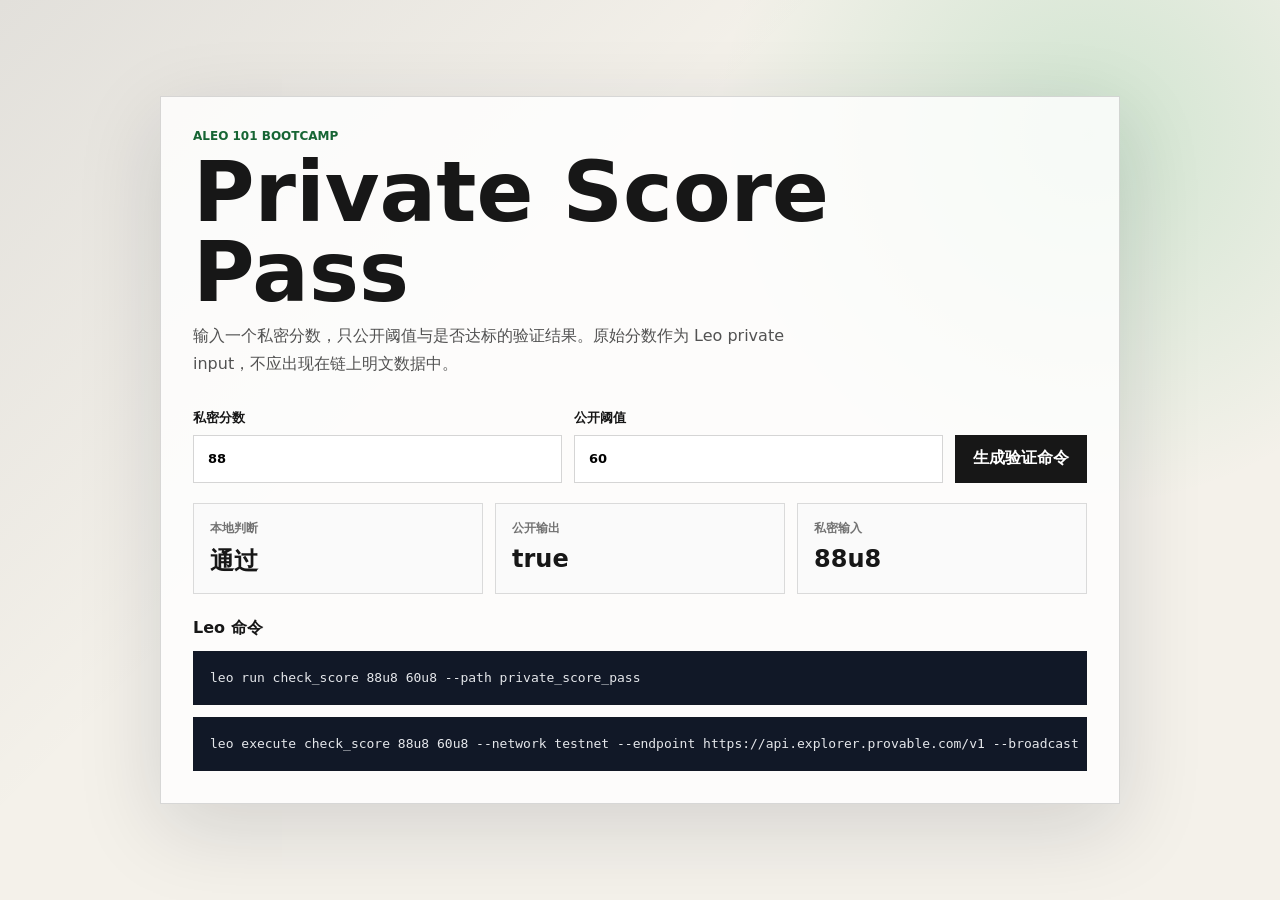
<file: learn/Chengyuann/private_score_pass/web/index.html>
<!doctype html>
<html lang="zh-CN">
  <head>
    <meta charset="utf-8" />
    <meta name="viewport" content="width=device-width, initial-scale=1" />
    <title>Private Score Pass</title>
    <link rel="icon" href="data:," />
    <link rel="stylesheet" href="./styles.css" />
  </head>
  <body>
    <main class="app">
      <section class="panel">
        <div class="header">
          <p class="eyebrow">Aleo 101 Bootcamp</p>
          <h1>Private Score Pass</h1>
          <p class="summary">
            输入一个私密分数，只公开阈值与是否达标的验证结果。原始分数作为
            Leo private input，不应出现在链上明文数据中。
          </p>
        </div>

        <form class="controls" id="score-form">
          <label>
            <span>私密分数</span>
            <input id="score" type="number" min="0" max="100" value="88" />
          </label>
          <label>
            <span>公开阈值</span>
            <input id="threshold" type="number" min="0" max="100" value="60" />
          </label>
          <button type="submit">生成验证命令</button>
        </form>

        <section class="result" aria-live="polite">
          <div>
            <span class="label">本地判断</span>
            <strong id="status">通过</strong>
          </div>
          <div>
            <span class="label">公开输出</span>
            <strong id="public-output">true</strong>
          </div>
          <div>
            <span class="label">私密输入</span>
            <strong id="private-input">88u8</strong>
          </div>
        </section>

        <section class="commands">
          <h2>Leo 命令</h2>
          <pre id="run-command"></pre>
          <pre id="execute-command"></pre>
        </section>
      </section>
    </main>
    <script src="./app.js"></script>
  </body>
</html>
</file>
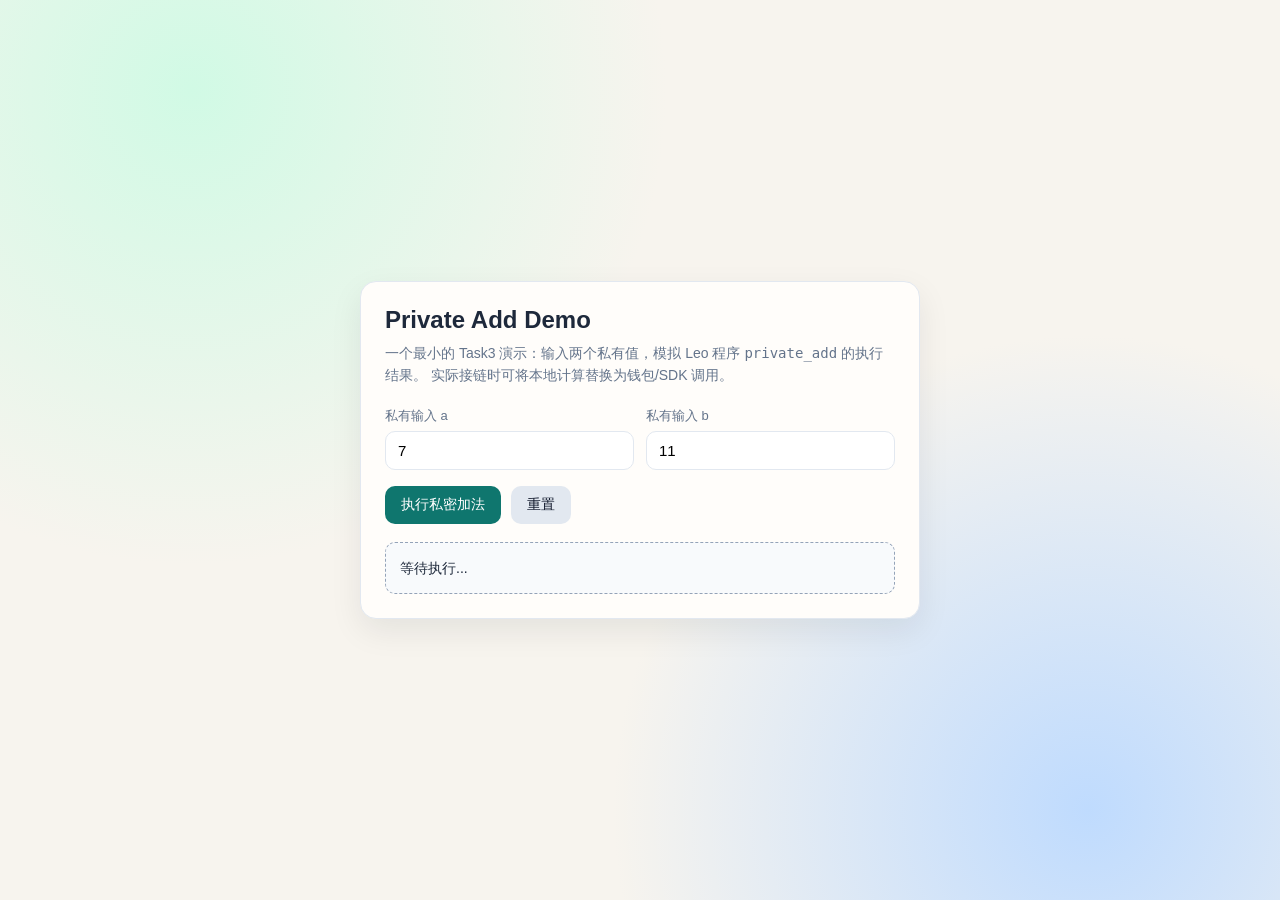
<file: learn/dajiangjunok/task3/web/index.html>
<!doctype html>
<html lang="zh-CN">
<head>
  <meta charset="utf-8" />
  <meta name="viewport" content="width=device-width, initial-scale=1" />
  <title>Task3 - Private Add Demo</title>
  <style>
    :root {
      --bg: #f7f4ee;
      --card: #fffdfa;
      --text: #1e293b;
      --muted: #64748b;
      --accent: #0f766e;
      --accent-2: #14b8a6;
      --line: #e2e8f0;
    }
    * { box-sizing: border-box; }
    body {
      margin: 0;
      font-family: "Noto Sans SC", "PingFang SC", "Microsoft YaHei", sans-serif;
      color: var(--text);
      background:
        radial-gradient(circle at 15% 10%, #d1fae5 0%, transparent 35%),
        radial-gradient(circle at 85% 90%, #bfdbfe 0%, transparent 35%),
        var(--bg);
      min-height: 100vh;
      display: grid;
      place-items: center;
      padding: 24px;
    }
    .card {
      width: min(560px, 100%);
      background: var(--card);
      border: 1px solid var(--line);
      border-radius: 16px;
      padding: 24px;
      box-shadow: 0 12px 32px rgba(15, 23, 42, 0.08);
    }
    h1 {
      margin: 0 0 8px;
      font-size: 24px;
    }
    p {
      margin: 0 0 20px;
      color: var(--muted);
      line-height: 1.6;
      font-size: 14px;
    }
    .grid {
      display: grid;
      grid-template-columns: 1fr 1fr;
      gap: 12px;
    }
    label {
      font-size: 13px;
      color: var(--muted);
      display: block;
      margin-bottom: 6px;
    }
    input {
      width: 100%;
      padding: 10px 12px;
      border: 1px solid var(--line);
      border-radius: 10px;
      font-size: 15px;
      outline: none;
      background: #fff;
    }
    input:focus {
      border-color: var(--accent-2);
      box-shadow: 0 0 0 3px rgba(20, 184, 166, 0.15);
    }
    .actions {
      margin-top: 16px;
      display: flex;
      gap: 10px;
    }
    button {
      border: 0;
      border-radius: 10px;
      padding: 10px 16px;
      font-size: 14px;
      cursor: pointer;
    }
    .primary {
      background: var(--accent);
      color: #fff;
    }
    .ghost {
      background: #e2e8f0;
      color: #0f172a;
    }
    .result {
      margin-top: 18px;
      padding: 14px;
      border: 1px dashed #94a3b8;
      border-radius: 10px;
      background: #f8fafc;
      font-size: 14px;
      line-height: 1.6;
    }
    .mono { font-family: ui-monospace, SFMono-Regular, Menlo, Consolas, monospace; }
  </style>
</head>
<body>
  <main class="card">
    <h1>Private Add Demo</h1>
    <p>
      一个最小的 Task3 演示：输入两个私有值，模拟 Leo 程序 <span class="mono">private_add</span> 的执行结果。
      实际接链时可将本地计算替换为钱包/SDK 调用。
    </p>

    <div class="grid">
      <div>
        <label for="a">私有输入 a</label>
        <input id="a" type="number" value="7" min="0" />
      </div>
      <div>
        <label for="b">私有输入 b</label>
        <input id="b" type="number" value="11" min="0" />
      </div>
    </div>

    <div class="actions">
      <button class="primary" id="runBtn">执行私密加法</button>
      <button class="ghost" id="resetBtn">重置</button>
    </div>

    <div class="result" id="result">
      等待执行...
    </div>
  </main>

  <script>
    const aInput = document.getElementById('a');
    const bInput = document.getElementById('b');
    const runBtn = document.getElementById('runBtn');
    const resetBtn = document.getElementById('resetBtn');
    const resultEl = document.getElementById('result');

    function runPrivateAdd() {
      const a = Number(aInput.value);
      const b = Number(bInput.value);

      if (!Number.isFinite(a) || !Number.isFinite(b) || a < 0 || b < 0) {
        resultEl.textContent = '请输入非负数字。';
        return;
      }

      // 本地模拟 Leo 程序 private_add(a, b)。
      const result = a + b;
      const txId = 'demo_' + Date.now();

      resultEl.innerHTML = [
        '执行成功',
        'private_add(' + a + ', ' + b + ') = ' + result,
        'Demo TxID: ' + txId
      ].join('<br/>');
    }

    function reset() {
      aInput.value = 7;
      bInput.value = 11;
      resultEl.textContent = '等待执行...';
    }

    runBtn.addEventListener('click', runPrivateAdd);
    resetBtn.addEventListener('click', reset);
  </script>
</body>
</html>
</file>
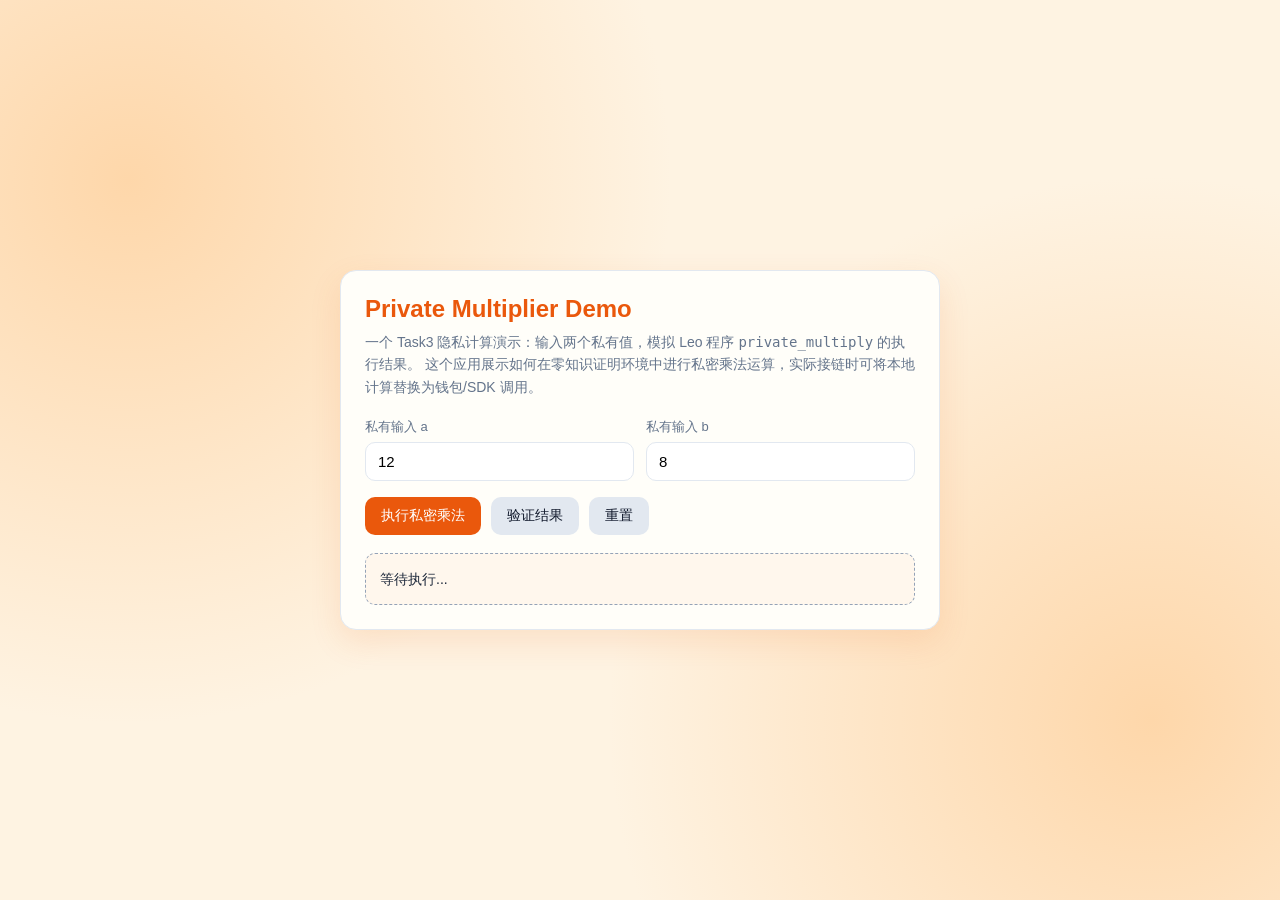
<file: learn/Liuzhichao99/task3/web/index.html>
<!doctype html>
<html lang="zh-CN">
<head>
  <meta charset="utf-8" />
  <meta name="viewport" content="width=device-width, initial-scale=1" />
  <title>Task3 - Private Multiplier Demo</title>
  <style>
    :root {
      --bg: #fef3e2;
      --card: #fffef9;
      --text: #1e293b;
      --muted: #64748b;
      --accent: #ea580c;
      --accent-2: #f97316;
      --line: #e2e8f0;
    }
    * { box-sizing: border-box; }
    body {
      margin: 0;
      font-family: "Noto Sans SC", "PingFang SC", "Microsoft YaHei", sans-serif;
      color: var(--text);
      background:
        radial-gradient(circle at 10% 20%, #fed7aa 0%, transparent 40%),
        radial-gradient(circle at 90% 80%, #fed7aa 0%, transparent 40%),
        var(--bg);
      min-height: 100vh;
      display: grid;
      place-items: center;
      padding: 24px;
    }
    .card {
      width: min(600px, 100%);
      background: var(--card);
      border: 1px solid var(--line);
      border-radius: 16px;
      padding: 24px;
      box-shadow: 0 12px 32px rgba(234, 88, 12, 0.12);
    }
    h1 {
      margin: 0 0 8px;
      font-size: 24px;
      color: var(--accent);
    }
    p {
      margin: 0 0 20px;
      color: var(--muted);
      line-height: 1.6;
      font-size: 14px;
    }
    .grid {
      display: grid;
      grid-template-columns: 1fr 1fr;
      gap: 12px;
    }
    label {
      font-size: 13px;
      color: var(--muted);
      display: block;
      margin-bottom: 6px;
    }
    input {
      width: 100%;
      padding: 10px 12px;
      border: 1px solid var(--line);
      border-radius: 10px;
      font-size: 15px;
      outline: none;
      background: #fff;
    }
    input:focus {
      border-color: var(--accent-2);
      box-shadow: 0 0 0 3px rgba(249, 115, 22, 0.15);
    }
    .actions {
      margin-top: 16px;
      display: flex;
      gap: 10px;
    }
    button {
      border: 0;
      border-radius: 10px;
      padding: 10px 16px;
      font-size: 14px;
      cursor: pointer;
    }
    .primary {
      background: var(--accent);
      color: #fff;
    }
    .ghost {
      background: #e2e8f0;
      color: #0f172a;
    }
    .result {
      margin-top: 18px;
      padding: 14px;
      border: 1px dashed #94a3b8;
      border-radius: 10px;
      background: #fff7ed;
      font-size: 14px;
      line-height: 1.6;
    }
    .mono { font-family: ui-monospace, SFMono-Regular, Menlo, Consolas, monospace; }
    .success { color: #16a34a; }
    .error { color: #dc2626; }
  </style>
</head>
<body>
  <main class="card">
    <h1>Private Multiplier Demo</h1>
    <p>
      一个 Task3 隐私计算演示：输入两个私有值，模拟 Leo 程序 <span class="mono">private_multiply</span> 的执行结果。
      这个应用展示如何在零知识证明环境中进行私密乘法运算，实际接链时可将本地计算替换为钱包/SDK 调用。
    </p>

    <div class="grid">
      <div>
        <label for="a">私有输入 a</label>
        <input id="a" type="number" value="12" min="0" />
      </div>
      <div>
        <label for="b">私有输入 b</label>
        <input id="b" type="number" value="8" min="0" />
      </div>
    </div>

    <div class="actions">
      <button class="primary" id="runBtn">执行私密乘法</button>
      <button class="ghost" id="verifyBtn">验证结果</button>
      <button class="ghost" id="resetBtn">重置</button>
    </div>

    <div class="result" id="result">
      等待执行...
    </div>
  </main>

  <script>
    const aInput = document.getElementById('a');
    const bInput = document.getElementById('b');
    const runBtn = document.getElementById('runBtn');
    const verifyBtn = document.getElementById('verifyBtn');
    const resetBtn = document.getElementById('resetBtn');
    const resultEl = document.getElementById('result');

    function runPrivateMultiply() {
      const a = Number(aInput.value);
      const b = Number(bInput.value);

      if (!Number.isFinite(a) || !Number.isFinite(b) || a < 0 || b < 0) {
        resultEl.innerHTML = '<span class="error">请输入非负数字。</span>';
        return;
      }

      // 本地模拟 Leo 程序 private_multiply(a, b)。
      const result = a * b;
      const txId = 'demo_' + Date.now();

      resultEl.innerHTML = [
        '<span class="success">执行成功</span>',
        '<span class="mono">private_multiply(' + a + ', ' + b + ') = ' + result + '</span>',
        '<span class="mono">Demo TxID: ' + txId + '</span>'
      ].join('<br/>');
    }

    function verifyResult() {
      const a = Number(aInput.value);
      const b = Number(bInput.value);

      if (!Number.isFinite(a) || !Number.isFinite(b) || a < 0 || b < 0) {
        resultEl.innerHTML = '<span class="error">请输入非负数字。</span>';
        return;
      }

      // 本地模拟 verify_result(a, b, expected)
      const actual = a * b;
      const isValid = true; // 模拟验证通过

      resultEl.innerHTML = [
        '<span class="success">验证通过</span>',
        '<span class="mono">verify_result(' + a + ', ' + b + ', ' + actual + ') = ' + (isValid ? 'true' : 'false') + '</span>',
        '<span>结果验证成功！计算正确。</span>'
      ].join('<br/>');
    }

    function reset() {
      aInput.value = 12;
      bInput.value = 8;
      resultEl.textContent = '等待执行...';
    }

    runBtn.addEventListener('click', runPrivateMultiply);
    verifyBtn.addEventListener('click', verifyResult);
    resetBtn.addEventListener('click', reset);
  </script>
</body>
</html>
</file>
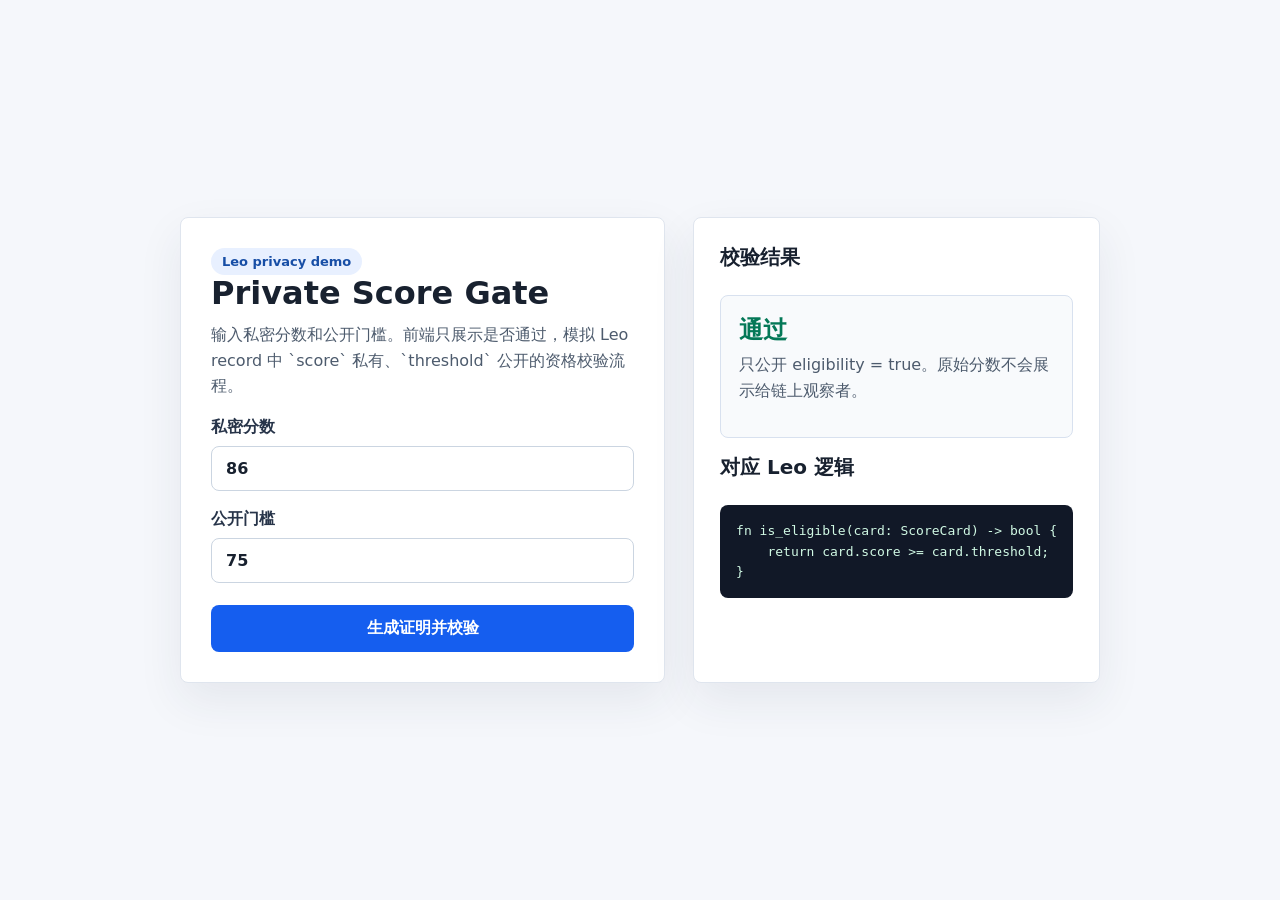
<file: learn/liyincode/task3/web/index.html>
<!doctype html>
<html lang="zh-CN">
  <head>
    <meta charset="utf-8">
    <meta name="viewport" content="width=device-width, initial-scale=1">
    <link rel="icon" href="data:,">
    <title>Private Score Gate</title>
    <style>
      :root {
        color-scheme: light;
        font-family: Inter, ui-sans-serif, system-ui, -apple-system, BlinkMacSystemFont, "Segoe UI", sans-serif;
        color: #18212f;
        background: #f5f7fb;
      }

      * {
        box-sizing: border-box;
      }

      body {
        margin: 0;
        min-height: 100vh;
        display: grid;
        place-items: center;
        padding: 32px;
      }

      main {
        width: min(920px, 100%);
        display: grid;
        grid-template-columns: 1.1fr 0.9fr;
        gap: 28px;
        align-items: stretch;
      }

      section,
      aside {
        background: #ffffff;
        border: 1px solid #dfe5ee;
        border-radius: 8px;
        box-shadow: 0 18px 45px rgba(33, 49, 76, 0.08);
      }

      section {
        padding: 30px;
      }

      aside {
        padding: 26px;
        display: flex;
        flex-direction: column;
        gap: 16px;
      }

      h1,
      h2,
      p {
        margin-top: 0;
      }

      h1 {
        margin-bottom: 10px;
        font-size: 32px;
        line-height: 1.15;
      }

      h2 {
        margin-bottom: 8px;
        font-size: 20px;
      }

      p {
        color: #4d5b6d;
        line-height: 1.6;
      }

      label {
        display: grid;
        gap: 8px;
        margin-top: 18px;
        color: #273449;
        font-weight: 650;
      }

      input {
        width: 100%;
        border: 1px solid #cbd5e1;
        border-radius: 8px;
        padding: 12px 14px;
        font: inherit;
        color: #18212f;
      }

      button {
        width: 100%;
        margin-top: 22px;
        border: 0;
        border-radius: 8px;
        padding: 13px 18px;
        background: #155eef;
        color: white;
        font: inherit;
        font-weight: 700;
        cursor: pointer;
      }

      button:hover {
        background: #0f4ed1;
      }

      .result {
        min-height: 126px;
        border-radius: 8px;
        border: 1px solid #d8e1ef;
        background: #f8fafc;
        padding: 18px;
      }

      .result strong {
        display: block;
        margin-bottom: 6px;
        font-size: 24px;
      }

      .passed strong {
        color: #047857;
      }

      .failed strong {
        color: #b42318;
      }

      code {
        display: block;
        overflow-x: auto;
        border-radius: 8px;
        background: #111827;
        color: #d1fae5;
        padding: 16px;
        line-height: 1.55;
        white-space: pre;
      }

      .pill {
        width: fit-content;
        border-radius: 999px;
        background: #e8f0ff;
        color: #174ea6;
        padding: 6px 11px;
        font-size: 13px;
        font-weight: 700;
      }

      @media (max-width: 760px) {
        body {
          padding: 18px;
        }

        main {
          grid-template-columns: 1fr;
        }
      }
    </style>
  </head>
  <body>
    <main>
      <section>
        <div class="pill">Leo privacy demo</div>
        <h1>Private Score Gate</h1>
        <p>输入私密分数和公开门槛。前端只展示是否通过，模拟 Leo record 中 `score` 私有、`threshold` 公开的资格校验流程。</p>

        <label>
          私密分数
          <input id="score" type="number" min="0" max="100" value="86">
        </label>

        <label>
          公开门槛
          <input id="threshold" type="number" min="0" max="100" value="75">
        </label>

        <button id="verify" type="button">生成证明并校验</button>
      </section>

      <aside>
        <h2>校验结果</h2>
        <div id="result" class="result passed">
          <strong>通过</strong>
          <p>只公开 eligibility = true。原始分数不会展示给链上观察者。</p>
        </div>
        <h2>对应 Leo 逻辑</h2>
        <code>fn is_eligible(card: ScoreCard) -> bool {
    return card.score >= card.threshold;
}</code>
      </aside>
    </main>

    <script>
      const scoreInput = document.querySelector('#score')
      const thresholdInput = document.querySelector('#threshold')
      const result = document.querySelector('#result')
      const verifyButton = document.querySelector('#verify')

      function renderResult() {
        const score = Number(scoreInput.value)
        const threshold = Number(thresholdInput.value)
        const passed = score >= threshold

        result.className = `result ${passed ? 'passed' : 'failed'}`
        result.innerHTML = `
          <strong>${passed ? '通过' : '未通过'}</strong>
          <p>公开结果 eligibility = ${passed}. 私密分数被用于证明计算，但不会在结果中显示。</p>
        `
      }

      verifyButton.addEventListener('click', renderResult)
      scoreInput.addEventListener('input', renderResult)
      thresholdInput.addEventListener('input', renderResult)
    </script>
  </body>
</html>
</file>
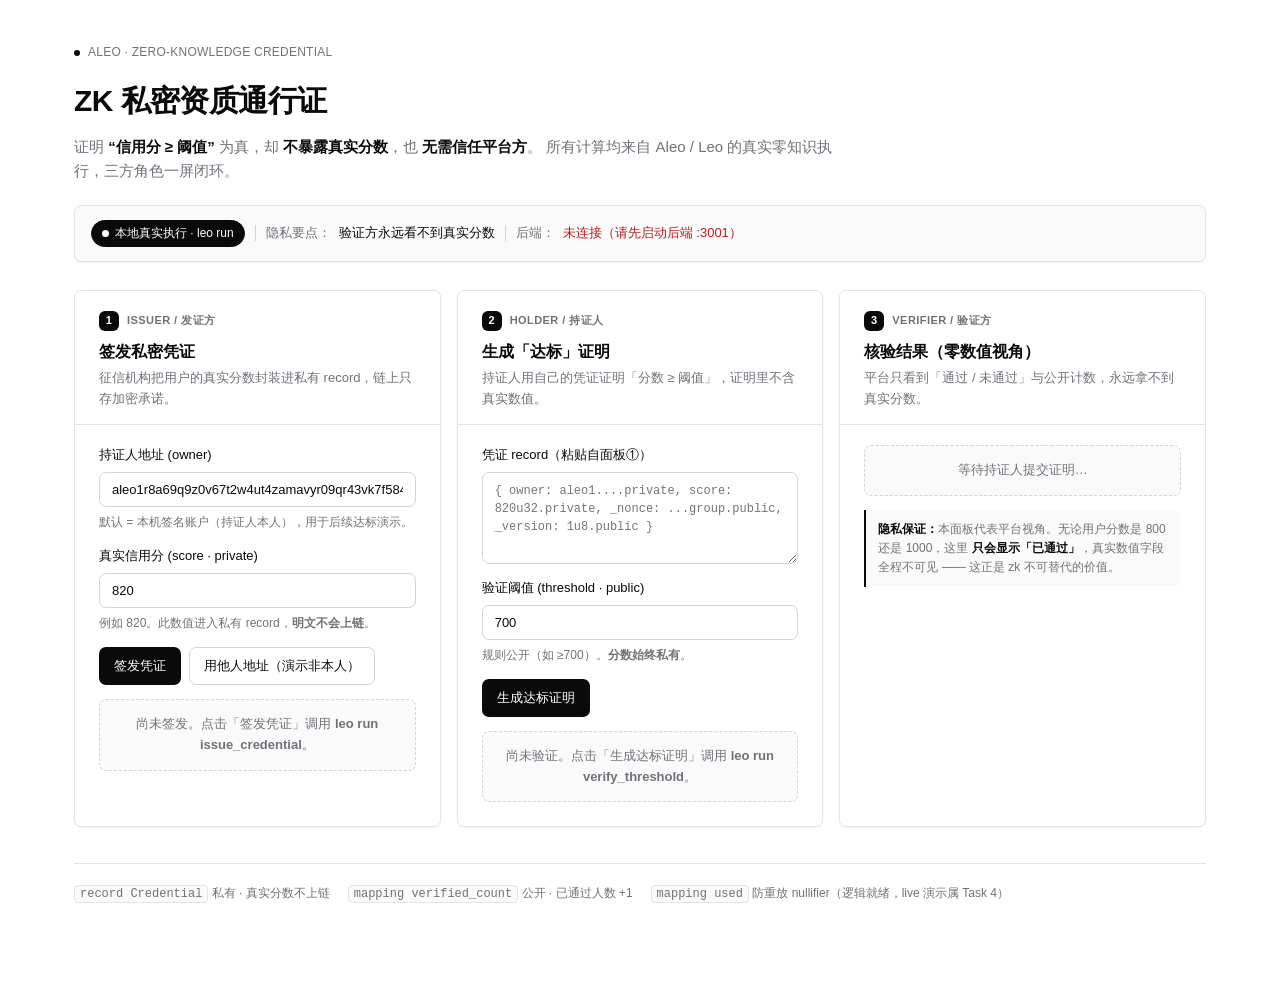
<file: learn/renyuantime/task3/web/index.html>
<!DOCTYPE html>
<html lang="zh-CN">
<head>
  <meta charset="UTF-8" />
  <meta name="viewport" content="width=device-width, initial-scale=1.0" />
  <title>ZK 私密资质通行证 · Private Credential Pass</title>
  <style>
    :root {
      --background: #ffffff;
      --foreground: #0a0a0a;
      --muted: #71717a;          /* zinc-500 */
      --muted-bg: #fafafa;
      --border: #e4e4e7;         /* zinc-200 */
      --border-strong: #d4d4d8;  /* zinc-300 */
      --card: #ffffff;
      --radius: 0.5rem;
      --ring: #0a0a0a;
      --red: #b91c1c;
      --red-bg: #fef2f2;
      --green: #166534;
      --shadow-sm: 0 1px 2px 0 rgb(0 0 0 / 0.05);
      --shadow-md: 0 1px 3px 0 rgb(0 0 0 / 0.07), 0 1px 2px -1px rgb(0 0 0 / 0.07);
    }

    * { box-sizing: border-box; }

    html, body {
      margin: 0;
      padding: 0;
      background: var(--background);
      color: var(--foreground);
      font-family: "Inter", -apple-system, BlinkMacSystemFont, "Segoe UI", Roboto, "Helvetica Neue", Arial, sans-serif;
      font-size: 14px;
      line-height: 1.6;
      -webkit-font-smoothing: antialiased;
    }

    .wrap {
      max-width: 1180px;
      margin: 0 auto;
      padding: 40px 24px 80px;
    }

    /* ---------- Header / status bar ---------- */
    header.hero { margin-bottom: 28px; }

    .eyebrow {
      display: inline-flex;
      align-items: center;
      gap: 8px;
      font-size: 12px;
      font-weight: 500;
      color: var(--muted);
      letter-spacing: 0.02em;
      text-transform: uppercase;
      margin-bottom: 14px;
    }
    .eyebrow .dot {
      width: 6px; height: 6px; border-radius: 999px; background: var(--foreground);
    }

    h1.title {
      font-size: 30px;
      font-weight: 600;
      letter-spacing: -0.02em;
      margin: 0 0 10px;
    }
    p.subtitle {
      font-size: 15px;
      color: var(--muted);
      margin: 0 0 22px;
      max-width: 760px;
    }
    p.subtitle strong { color: var(--foreground); font-weight: 600; }

    .statusbar {
      display: flex;
      flex-wrap: wrap;
      gap: 10px;
      align-items: center;
      padding: 14px 16px;
      border: 1px solid var(--border);
      border-radius: var(--radius);
      background: var(--muted-bg);
      box-shadow: var(--shadow-sm);
    }
    .status-item {
      display: inline-flex;
      align-items: center;
      gap: 8px;
      font-size: 13px;
      color: var(--muted);
    }
    .status-item b { color: var(--foreground); font-weight: 500; }
    .status-sep { width: 1px; height: 16px; background: var(--border-strong); }

    /* ---------- Badges ---------- */
    .badge {
      display: inline-flex;
      align-items: center;
      gap: 6px;
      padding: 3px 10px;
      font-size: 12px;
      font-weight: 500;
      border-radius: 999px;
      border: 1px solid var(--border-strong);
      background: #fff;
      color: var(--foreground);
      white-space: nowrap;
    }
    .badge.solid { background: var(--foreground); color: #fff; border-color: var(--foreground); }
    .badge.red { color: var(--red); border-color: #fecaca; background: var(--red-bg); }
    .badge.muted { color: var(--muted); }
    .badge .pulse {
      width: 7px; height: 7px; border-radius: 999px; background: currentColor;
    }

    /* ---------- Grid of cards ---------- */
    .grid {
      display: grid;
      grid-template-columns: repeat(3, 1fr);
      gap: 16px;
      margin-top: 24px;
    }
    @media (max-width: 980px) {
      .grid { grid-template-columns: 1fr; }
    }

    .card {
      border: 1px solid var(--border);
      border-radius: var(--radius);
      background: var(--card);
      box-shadow: var(--shadow-sm);
      display: flex;
      flex-direction: column;
      overflow: hidden;
    }
    .card-head {
      padding: 20px 24px 14px;
      border-bottom: 1px solid var(--border);
    }
    .role-tag {
      font-size: 11px;
      font-weight: 600;
      letter-spacing: 0.04em;
      text-transform: uppercase;
      color: var(--muted);
      margin-bottom: 8px;
      display: flex;
      align-items: center;
      gap: 8px;
    }
    .role-no {
      display: inline-flex;
      align-items: center;
      justify-content: center;
      width: 20px; height: 20px;
      border-radius: 6px;
      background: var(--foreground);
      color: #fff;
      font-size: 11px;
      font-weight: 600;
    }
    .card-head h2 {
      font-size: 16px;
      font-weight: 600;
      margin: 0 0 4px;
    }
    .card-head p {
      font-size: 13px;
      color: var(--muted);
      margin: 0;
    }
    .card-body {
      padding: 20px 24px 24px;
      display: flex;
      flex-direction: column;
      gap: 14px;
      flex: 1;
    }

    /* ---------- Form controls ---------- */
    label.field {
      display: flex;
      flex-direction: column;
      gap: 6px;
      font-size: 13px;
      font-weight: 500;
    }
    .hint { font-size: 12px; color: var(--muted); font-weight: 400; }

    input[type="text"], input[type="number"], textarea {
      width: 100%;
      padding: 9px 12px;
      font-size: 13px;
      font-family: inherit;
      color: var(--foreground);
      background: #fff;
      border: 1px solid var(--border-strong);
      border-radius: var(--radius);
      outline: none;
      transition: border-color .15s ease, box-shadow .15s ease;
    }
    textarea {
      resize: vertical;
      min-height: 92px;
      font-family: ui-monospace, SFMono-Regular, Menlo, Consolas, monospace;
      font-size: 12px;
      line-height: 1.5;
    }
    input:focus, textarea:focus {
      border-color: var(--ring);
      box-shadow: 0 0 0 1px var(--ring);
    }

    .row { display: flex; gap: 10px; }
    .row > * { flex: 1; }

    button {
      font-family: inherit;
      font-size: 13px;
      font-weight: 500;
      border-radius: var(--radius);
      cursor: pointer;
      transition: background .15s ease, opacity .15s ease, border-color .15s ease;
      padding: 9px 14px;
      border: 1px solid transparent;
    }
    button:disabled { opacity: .5; cursor: not-allowed; }
    .btn-primary {
      background: var(--foreground);
      color: #fff;
    }
    .btn-primary:hover:not(:disabled) { background: #262626; }
    .btn-ghost {
      background: #fff;
      color: var(--foreground);
      border-color: var(--border-strong);
    }
    .btn-ghost:hover:not(:disabled) { background: var(--muted-bg); }
    .btn-row { display: flex; gap: 8px; flex-wrap: wrap; }

    /* ---------- Output blocks ---------- */
    .result-zone { display: flex; flex-direction: column; gap: 10px; }
    .codeblock {
      background: var(--muted-bg);
      border: 1px solid var(--border);
      border-radius: var(--radius);
      padding: 12px 14px;
      font-family: ui-monospace, SFMono-Regular, Menlo, Consolas, monospace;
      font-size: 11.5px;
      line-height: 1.55;
      color: #18181b;
      white-space: pre-wrap;
      word-break: break-word;
      max-height: 280px;
      overflow: auto;
    }
    .codeblock .priv { color: var(--red); font-weight: 600; }

    .empty {
      color: var(--muted);
      font-size: 13px;
      padding: 14px;
      border: 1px dashed var(--border-strong);
      border-radius: var(--radius);
      text-align: center;
      background: var(--muted-bg);
    }

    .note {
      font-size: 12px;
      color: var(--muted);
      padding: 10px 12px;
      border-left: 2px solid var(--border-strong);
      background: var(--muted-bg);
      border-radius: 0 var(--radius) var(--radius) 0;
    }
    .note.privacy { border-left-color: var(--foreground); }
    .note b { color: var(--foreground); }

    .result-banner {
      display: flex;
      align-items: center;
      gap: 10px;
      padding: 12px 14px;
      border-radius: var(--radius);
      font-weight: 500;
      font-size: 14px;
      border: 1px solid var(--border);
    }
    .result-banner.pass { background: var(--foreground); color: #fff; border-color: var(--foreground); }
    .result-banner.fail { background: var(--red-bg); color: var(--red); border-color: #fecaca; }

    .spinner {
      width: 14px; height: 14px;
      border: 2px solid rgba(255,255,255,.4);
      border-top-color: #fff;
      border-radius: 999px;
      animation: spin .7s linear infinite;
      display: inline-block;
    }
    .btn-ghost .spinner { border-color: rgba(0,0,0,.2); border-top-color: #0a0a0a; }
    @keyframes spin { to { transform: rotate(360deg); } }

    .meta-line {
      font-family: ui-monospace, SFMono-Regular, Menlo, Consolas, monospace;
      font-size: 11px;
      color: var(--muted);
      word-break: break-all;
    }
    .kv { display: flex; justify-content: space-between; gap: 12px; font-size: 13px; padding: 7px 0; border-bottom: 1px dashed var(--border); }
    .kv:last-child { border-bottom: none; }
    .kv .k { color: var(--muted); }
    .kv .v { font-weight: 500; text-align: right; }
    .kv .v.masked { font-family: ui-monospace, monospace; letter-spacing: 1px; }

    footer.legend {
      margin-top: 36px;
      padding-top: 20px;
      border-top: 1px solid var(--border);
      font-size: 12px;
      color: var(--muted);
      display: flex;
      flex-wrap: wrap;
      gap: 18px;
    }
    footer.legend code { background: var(--muted-bg); padding: 1px 5px; border-radius: 4px; border: 1px solid var(--border); }
  </style>
</head>
<body>
  <div class="wrap">
    <header class="hero">
      <div class="eyebrow"><span class="dot"></span> Aleo · Zero-Knowledge Credential</div>
      <h1 class="title">ZK 私密资质通行证</h1>
      <p class="subtitle">
        证明 <strong>“信用分 ≥ 阈值”</strong> 为真，却 <strong>不暴露真实分数</strong>，也 <strong>无需信任平台方</strong>。
        所有计算均来自 Aleo / Leo 的真实零知识执行，三方角色一屏闭环。
      </p>
      <div class="statusbar" id="statusbar">
        <span class="status-item"><span class="badge solid"><span class="pulse"></span>本地真实执行 · leo run</span></span>
        <span class="status-sep"></span>
        <span class="status-item">隐私要点：<b>验证方永远看不到真实分数</b></span>
        <span class="status-sep"></span>
        <span class="status-item" id="health">后端：<b id="health-text">检测中…</b></span>
      </div>
    </header>

    <div class="grid">
      <!-- ============ Panel 1 · Issuer ============ -->
      <section class="card">
        <div class="card-head">
          <div class="role-tag"><span class="role-no">1</span> Issuer / 发证方</div>
          <h2>签发私密凭证</h2>
          <p>征信机构把用户的真实分数封装进私有 record，链上只存加密承诺。</p>
        </div>
        <div class="card-body">
          <label class="field">
            持证人地址 (owner)
            <input type="text" id="issue-owner" value="aleo1r8a69q9z0v67t2w4ut4zamavyr09qr43vk7f584q6wpymg5qvg8scmerq8" />
            <span class="hint">默认 = 本机签名账户（持证人本人），用于后续达标演示。</span>
          </label>
          <label class="field">
            真实信用分 (score · private)
            <input type="number" id="issue-score" value="820" min="1" />
            <span class="hint">例如 820。此数值进入私有 record，<b>明文不会上链</b>。</span>
          </label>
          <div class="btn-row">
            <button class="btn-primary" id="btn-issue" onclick="doIssue()">签发凭证</button>
            <button class="btn-ghost" onclick="fillOther()">用他人地址（演示非本人）</button>
          </div>
          <div class="result-zone" id="issue-result">
            <div class="empty">尚未签发。点击「签发凭证」调用 <b>leo run issue_credential</b>。</div>
          </div>
        </div>
      </section>

      <!-- ============ Panel 2 · Holder ============ -->
      <section class="card">
        <div class="card-head">
          <div class="role-tag"><span class="role-no">2</span> Holder / 持证人</div>
          <h2>生成「达标」证明</h2>
          <p>持证人用自己的凭证证明「分数 ≥ 阈值」，证明里不含真实数值。</p>
        </div>
        <div class="card-body">
          <label class="field">
            凭证 record（粘贴自面板①）
            <textarea id="verify-cred" placeholder="{ owner: aleo1....private, score: 820u32.private, _nonce: ...group.public, _version: 1u8.public }"></textarea>
          </label>
          <label class="field">
            验证阈值 (threshold · public)
            <input type="number" id="verify-threshold" value="700" min="1" />
            <span class="hint">规则公开（如 ≥700）。<b>分数始终私有</b>。</span>
          </label>
          <div class="btn-row">
            <button class="btn-primary" id="btn-verify" onclick="doVerify()">生成达标证明</button>
          </div>
          <div class="result-zone" id="verify-result">
            <div class="empty">尚未验证。点击「生成达标证明」调用 <b>leo run verify_threshold</b>。</div>
          </div>
        </div>
      </section>

      <!-- ============ Panel 3 · Verifier ============ -->
      <section class="card">
        <div class="card-head">
          <div class="role-tag"><span class="role-no">3</span> Verifier / 验证方</div>
          <h2>核验结果（零数值视角）</h2>
          <p>平台只看到「通过 / 未通过」与公开计数，永远拿不到真实分数。</p>
        </div>
        <div class="card-body">
          <div class="result-zone" id="verifier-view">
            <div class="empty">等待持证人提交证明…</div>
          </div>
          <div class="note privacy">
            <b>隐私保证：</b>本面板代表平台视角。无论用户分数是 800 还是 1000，这里
            <b>只会显示「已通过」</b>，真实数值字段全程不可见 —— 这正是 zk 不可替代的价值。
          </div>
        </div>
      </section>
    </div>

    <footer class="legend">
      <span><code>record Credential</code> 私有 · 真实分数不上链</span>
      <span><code>mapping verified_count</code> 公开 · 已通过人数 +1</span>
      <span><code>mapping used</code> 防重放 nullifier（逻辑就绪，live 演示属 Task 4）</span>
    </footer>
  </div>

  <script>
    const API = "http://localhost:3001";
    const OWNER_SELF = "aleo1r8a69q9z0v67t2w4ut4zamavyr09qr43vk7f584q6wpymg5qvg8scmerq8";
    const OWNER_OTHER = "aleo160lus0e3efswkdqhyz79kesu3lf50uza4a5vvx97k4lf2tcgsq8q9htxtm";

    let lastIssuedRecord = "";

    function esc(s) {
      return String(s).replace(/&/g, "&amp;").replace(/</g, "&lt;").replace(/>/g, "&gt;");
    }
    // 高亮 .private 字段，强化"真实数值私有"叙事。
    function renderCode(text) {
      let html = esc(text);
      html = html.replace(/(score:\s*[^,\n]+\.private)/g, '<span class="priv">$1</span>');
      return html;
    }

    async function checkHealth() {
      const el = document.getElementById("health-text");
      try {
        const r = await fetch(API + "/health");
        const d = await r.json();
        if (d.ok) {
          el.textContent = (d.leoVersion || "leo").split(" ").slice(0,2).join(" ") + " · 就绪";
          el.style.color = "#0a0a0a";
        } else {
          el.textContent = "Leo / 项目未就绪";
          el.style.color = "#b91c1c";
        }
      } catch (e) {
        el.textContent = "未连接（请先启动后端 :3001）";
        el.style.color = "#b91c1c";
      }
    }

    function fillOther() {
      document.getElementById("issue-owner").value = OWNER_OTHER;
      document.getElementById("issue-score").value = 820;
    }

    function setLoading(btnId, loading, label) {
      const b = document.getElementById(btnId);
      b.disabled = loading;
      b.innerHTML = loading ? '<span class="spinner"></span> 执行中…' : label;
    }

    async function doIssue() {
      const owner = document.getElementById("issue-owner").value.trim();
      const score = Number(document.getElementById("issue-score").value);
      const box = document.getElementById("issue-result");
      setLoading("btn-issue", true);
      try {
        const r = await fetch(API + "/api/issue", {
          method: "POST",
          headers: { "Content-Type": "application/json" },
          body: JSON.stringify({ owner, score }),
        });
        const d = await r.json();
        if (!d.ok) {
          box.innerHTML = `<div class="result-banner fail">✕ 签发失败：${esc(d.message || d.error || "未知错误")}</div>
            <div class="codeblock">${esc(d.stderr || d.result || "")}</div>`;
          return;
        }
        // 提取纯 record（去掉前导 " • "）供面板②使用。
        lastIssuedRecord = (d.result || "").replace(/^\s*•\s*/, "").trim();
        const isOther = owner === OWNER_OTHER;
        box.innerHTML = `
          <div class="result-banner pass">✓ 已签发私有凭证 record</div>
          <div class="codeblock">${renderCode(d.result)}</div>
          <div class="note privacy"><b>真实分数已加密：</b><code>score</code> 标注为 <b>.private</b>，
            链上只存在加密承诺，明文 ${esc(String(score))} 不会出现在链上。</div>
          <div class="btn-row">
            <button class="btn-ghost" onclick="useRecord()">↓ 填入持证人面板②</button>
          </div>
          ${isOther ? '<div class="note">提示：当前签发给了<b>他人地址</b>。把它填入面板②后用本机签名验证，可演示 <b>B2 非本人盗用被拒</b>。</div>' : ''}
          <div class="meta-line">$ ${esc(d.command)}</div>`;
      } catch (e) {
        box.innerHTML = `<div class="result-banner fail">✕ 请求失败：${esc(e.message)}（后端是否在 :3001 运行？）</div>`;
      } finally {
        setLoading("btn-issue", false, "签发凭证");
      }
    }

    function useRecord() {
      document.getElementById("verify-cred").value = lastIssuedRecord;
      document.getElementById("verify-cred").scrollIntoView({ behavior: "smooth", block: "center" });
    }

    function renderVerifierIdle() {
      document.getElementById("verifier-view").innerHTML =
        '<div class="empty">等待持证人提交证明…</div>';
    }

    async function doVerify() {
      const credential = document.getElementById("verify-cred").value.trim();
      const threshold = Number(document.getElementById("verify-threshold").value);
      const box = document.getElementById("verify-result");
      const vbox = document.getElementById("verifier-view");
      if (!credential) {
        box.innerHTML = '<div class="result-banner fail">✕ 请先粘贴凭证 record（来自面板①）。</div>';
        return;
      }
      setLoading("btn-verify", true);
      try {
        const r = await fetch(API + "/api/verify", {
          method: "POST",
          headers: { "Content-Type": "application/json" },
          body: JSON.stringify({ credential, threshold }),
        });
        const d = await r.json();
        if (d.ok && d.passed) {
          box.innerHTML = `
            <div class="result-banner pass">✓ 已达标并通过验证（分数 ≥ ${esc(String(threshold))}）</div>
            <div class="note privacy"><b>验证方视角下看不到真实分数</b>——下方仅是真实执行输出，
              返回值为布尔 <code>true</code>，并触发 <code>final{'{}'}</code> 公开计数 +1。</div>
            <div class="codeblock">${esc(d.result)}</div>
            <div class="meta-line">$ ${esc(d.command)}</div>`;
          // 验证方面板：零数值视角
          vbox.innerHTML = `
            <div class="result-banner pass">✓ 该用户已通过</div>
            <div class="kv"><span class="k">结论</span><span class="v">信用分 ≥ ${esc(String(threshold))}</span></div>
            <div class="kv"><span class="k">真实分数</span><span class="v masked">•••（不可见）</span></div>
            <div class="kv"><span class="k">final 链上逻辑</span><span class="v">verified_count += 1</span></div>
            <div class="kv"><span class="k">防重放标记</span><span class="v">used[nullifier] = true</span></div>`;
        } else {
          const isOwner = d.reason === "not_owner";
          const banner = isOwner
            ? "✕ 无权使用该凭证（非持有者）"
            : "✕ 未达标，验证未通过";
          box.innerHTML = `
            <div class="result-banner fail">${banner}</div>
            <div class="note">${isOwner
              ? '签名者与凭证 owner 不一致，Leo 在执行期拒绝（<code>B2</code>）。'
              : '断言 <code>score &gt;= threshold</code> 失败（<code>B1</code>）。<b>依然不泄露</b>具体差多少，只知道「没到门槛」。'}</div>
            <div class="codeblock">${esc(d.stderr || d.result || "")}</div>
            <div class="meta-line">$ ${esc(d.command)}</div>`;
          vbox.innerHTML = `
            <div class="result-banner fail">${isOwner ? "✕ 拒绝：非持有者" : "✕ 该用户未通过"}</div>
            <div class="kv"><span class="k">结论</span><span class="v">${isOwner ? "凭证不属于签名者" : "未达到门槛"}</span></div>
            <div class="kv"><span class="k">真实分数</span><span class="v masked">•••（始终不可见）</span></div>`;
        }
      } catch (e) {
        box.innerHTML = `<div class="result-banner fail">✕ 请求失败：${esc(e.message)}（后端是否在 :3001 运行？）</div>`;
      } finally {
        setLoading("btn-verify", false, "生成达标证明");
      }
    }

    checkHealth();
    setInterval(checkHealth, 8000);
  </script>
</body>
</html>
</file>
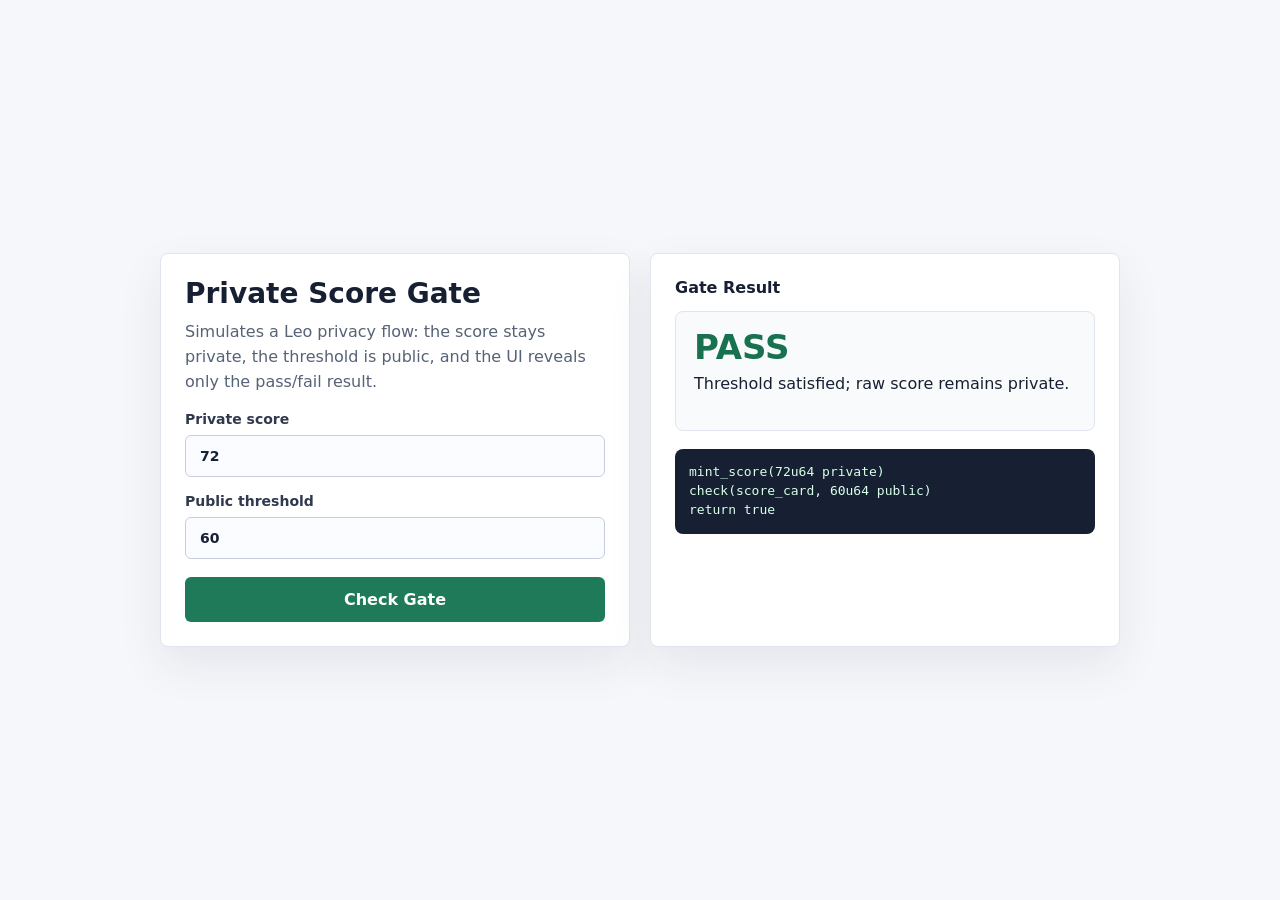
<file: learn/Risker-C/task3/web/index.html>
<!doctype html>
<html lang="en">
  <head>
    <meta charset="utf-8" />
    <meta name="viewport" content="width=device-width, initial-scale=1" />
    <title>Private Score Gate</title>
    <style>
      :root {
        color-scheme: light;
        font-family: Inter, ui-sans-serif, system-ui, -apple-system, BlinkMacSystemFont, "Segoe UI", sans-serif;
        background: #f6f7fb;
        color: #172033;
      }

      * {
        box-sizing: border-box;
      }

      body {
        margin: 0;
        min-height: 100vh;
        display: grid;
        place-items: center;
        padding: 32px;
      }

      main {
        width: min(960px, 100%);
        display: grid;
        grid-template-columns: 1fr 1fr;
        gap: 20px;
        align-items: stretch;
      }

      section,
      aside {
        background: #ffffff;
        border: 1px solid #dfe4ef;
        border-radius: 8px;
        box-shadow: 0 18px 45px rgba(23, 32, 51, 0.08);
        padding: 24px;
      }

      h1,
      h2,
      p {
        margin-top: 0;
      }

      h1 {
        font-size: 28px;
        line-height: 1.15;
        margin-bottom: 10px;
      }

      h2 {
        font-size: 16px;
        margin-bottom: 14px;
      }

      p {
        color: #566276;
        line-height: 1.55;
      }

      label {
        display: grid;
        gap: 8px;
        margin-top: 16px;
        color: #30394d;
        font-size: 14px;
        font-weight: 650;
      }

      input {
        width: 100%;
        border: 1px solid #c6cedd;
        border-radius: 6px;
        padding: 12px 14px;
        font: inherit;
        color: #172033;
        background: #fbfcff;
      }

      button {
        width: 100%;
        margin-top: 18px;
        border: 0;
        border-radius: 6px;
        padding: 13px 16px;
        font: inherit;
        font-weight: 750;
        color: #ffffff;
        background: #1f7a5a;
        cursor: pointer;
      }

      .result {
        min-height: 120px;
        border-radius: 8px;
        border: 1px solid #dfe4ef;
        padding: 18px;
        background: #f8fafc;
      }

      .result strong {
        display: block;
        font-size: 34px;
        line-height: 1;
        margin-bottom: 10px;
      }

      .pass strong {
        color: #18724f;
      }

      .fail strong {
        color: #a33939;
      }

      code {
        display: block;
        margin-top: 18px;
        padding: 14px;
        border-radius: 8px;
        background: #172033;
        color: #d9ffe8;
        white-space: pre-wrap;
        line-height: 1.45;
      }

      @media (max-width: 720px) {
        body {
          padding: 18px;
        }

        main {
          grid-template-columns: 1fr;
        }
      }
    </style>
  </head>
  <body>
    <main>
      <section>
        <h1>Private Score Gate</h1>
        <p>Simulates a Leo privacy flow: the score stays private, the threshold is public, and the UI reveals only the pass/fail result.</p>

        <label>
          Private score
          <input id="score" type="number" min="0" max="100" value="72" />
        </label>

        <label>
          Public threshold
          <input id="threshold" type="number" min="0" max="100" value="60" />
        </label>

        <button id="check">Check Gate</button>
      </section>

      <aside>
        <h2>Gate Result</h2>
        <div id="result" class="result pass">
          <strong>PASS</strong>
          <span>Only boolean eligibility is revealed.</span>
        </div>
        <code id="trace">mint_score(private score)
check(score_card, public threshold)
return passed</code>
      </aside>
    </main>

    <script>
      const score = document.getElementById("score");
      const threshold = document.getElementById("threshold");
      const result = document.getElementById("result");
      const trace = document.getElementById("trace");

      function render() {
        const privateScore = Number(score.value || 0);
        const publicThreshold = Number(threshold.value || 0);
        const passed = privateScore >= publicThreshold;
        result.className = `result ${passed ? "pass" : "fail"}`;
        result.innerHTML = `<strong>${passed ? "PASS" : "FAIL"}</strong><span>${passed ? "Threshold satisfied" : "Threshold not satisfied"}; raw score remains private.</span>`;
        trace.textContent = `mint_score(${privateScore}u64 private)\ncheck(score_card, ${publicThreshold}u64 public)\nreturn ${passed}`;
      }

      document.getElementById("check").addEventListener("click", render);
      score.addEventListener("input", render);
      threshold.addEventListener("input", render);
      render();
    </script>
  </body>
</html>
</file>
<file: learn/Chengyuann/private_score_pass/web/styles.css>
:root {
  color-scheme: light;
  font-family:
    Inter, ui-sans-serif, system-ui, -apple-system, BlinkMacSystemFont, "Segoe UI",
    sans-serif;
  background: #f4f1ea;
  color: #171717;
}

* {
  box-sizing: border-box;
}

body {
  margin: 0;
  min-height: 100vh;
}

.app {
  min-height: 100vh;
  display: grid;
  place-items: center;
  padding: 32px;
  background:
    linear-gradient(135deg, rgba(15, 23, 42, 0.08), transparent 38%),
    radial-gradient(circle at 85% 15%, rgba(22, 163, 74, 0.16), transparent 28%),
    #f4f1ea;
}

.panel {
  width: min(960px, 100%);
  border: 1px solid rgba(23, 23, 23, 0.16);
  background: rgba(255, 255, 255, 0.82);
  padding: 32px;
  box-shadow: 0 24px 80px rgba(15, 23, 42, 0.14);
}

.header {
  display: grid;
  gap: 10px;
  max-width: 720px;
}

.eyebrow {
  margin: 0;
  font-size: 12px;
  font-weight: 700;
  text-transform: uppercase;
  color: #166534;
}

h1,
h2,
p {
  margin: 0;
}

h1 {
  font-size: clamp(38px, 7vw, 84px);
  line-height: 0.95;
  font-weight: 800;
}

h2 {
  font-size: 16px;
}

.summary {
  max-width: 650px;
  font-size: 16px;
  line-height: 1.7;
  color: #525252;
}

.controls {
  display: grid;
  grid-template-columns: repeat(2, minmax(0, 1fr)) auto;
  gap: 12px;
  margin-top: 32px;
  align-items: end;
}

label {
  display: grid;
  gap: 8px;
  font-size: 13px;
  font-weight: 700;
}

input {
  width: 100%;
  min-height: 48px;
  border: 1px solid rgba(23, 23, 23, 0.18);
  background: white;
  padding: 0 14px;
  font: inherit;
}

button {
  min-height: 48px;
  border: 0;
  background: #171717;
  color: white;
  padding: 0 18px;
  font: inherit;
  font-weight: 800;
  cursor: pointer;
}

.result {
  display: grid;
  grid-template-columns: repeat(3, minmax(0, 1fr));
  gap: 12px;
  margin-top: 20px;
}

.result > div {
  border: 1px solid rgba(23, 23, 23, 0.14);
  background: #fafafa;
  padding: 16px;
}

.label {
  display: block;
  margin-bottom: 8px;
  color: #737373;
  font-size: 12px;
  font-weight: 700;
}

strong {
  font-size: 24px;
}

.commands {
  display: grid;
  gap: 12px;
  margin-top: 24px;
}

pre {
  overflow: auto;
  margin: 0;
  border: 1px solid rgba(23, 23, 23, 0.14);
  background: #111827;
  color: #e5e7eb;
  padding: 16px;
  font-size: 13px;
  line-height: 1.55;
}

@media (max-width: 720px) {
  .app {
    padding: 16px;
  }

  .panel {
    padding: 22px;
  }

  .controls,
  .result {
    grid-template-columns: 1fr;
  }

  button {
    width: 100%;
  }
}
</file>
